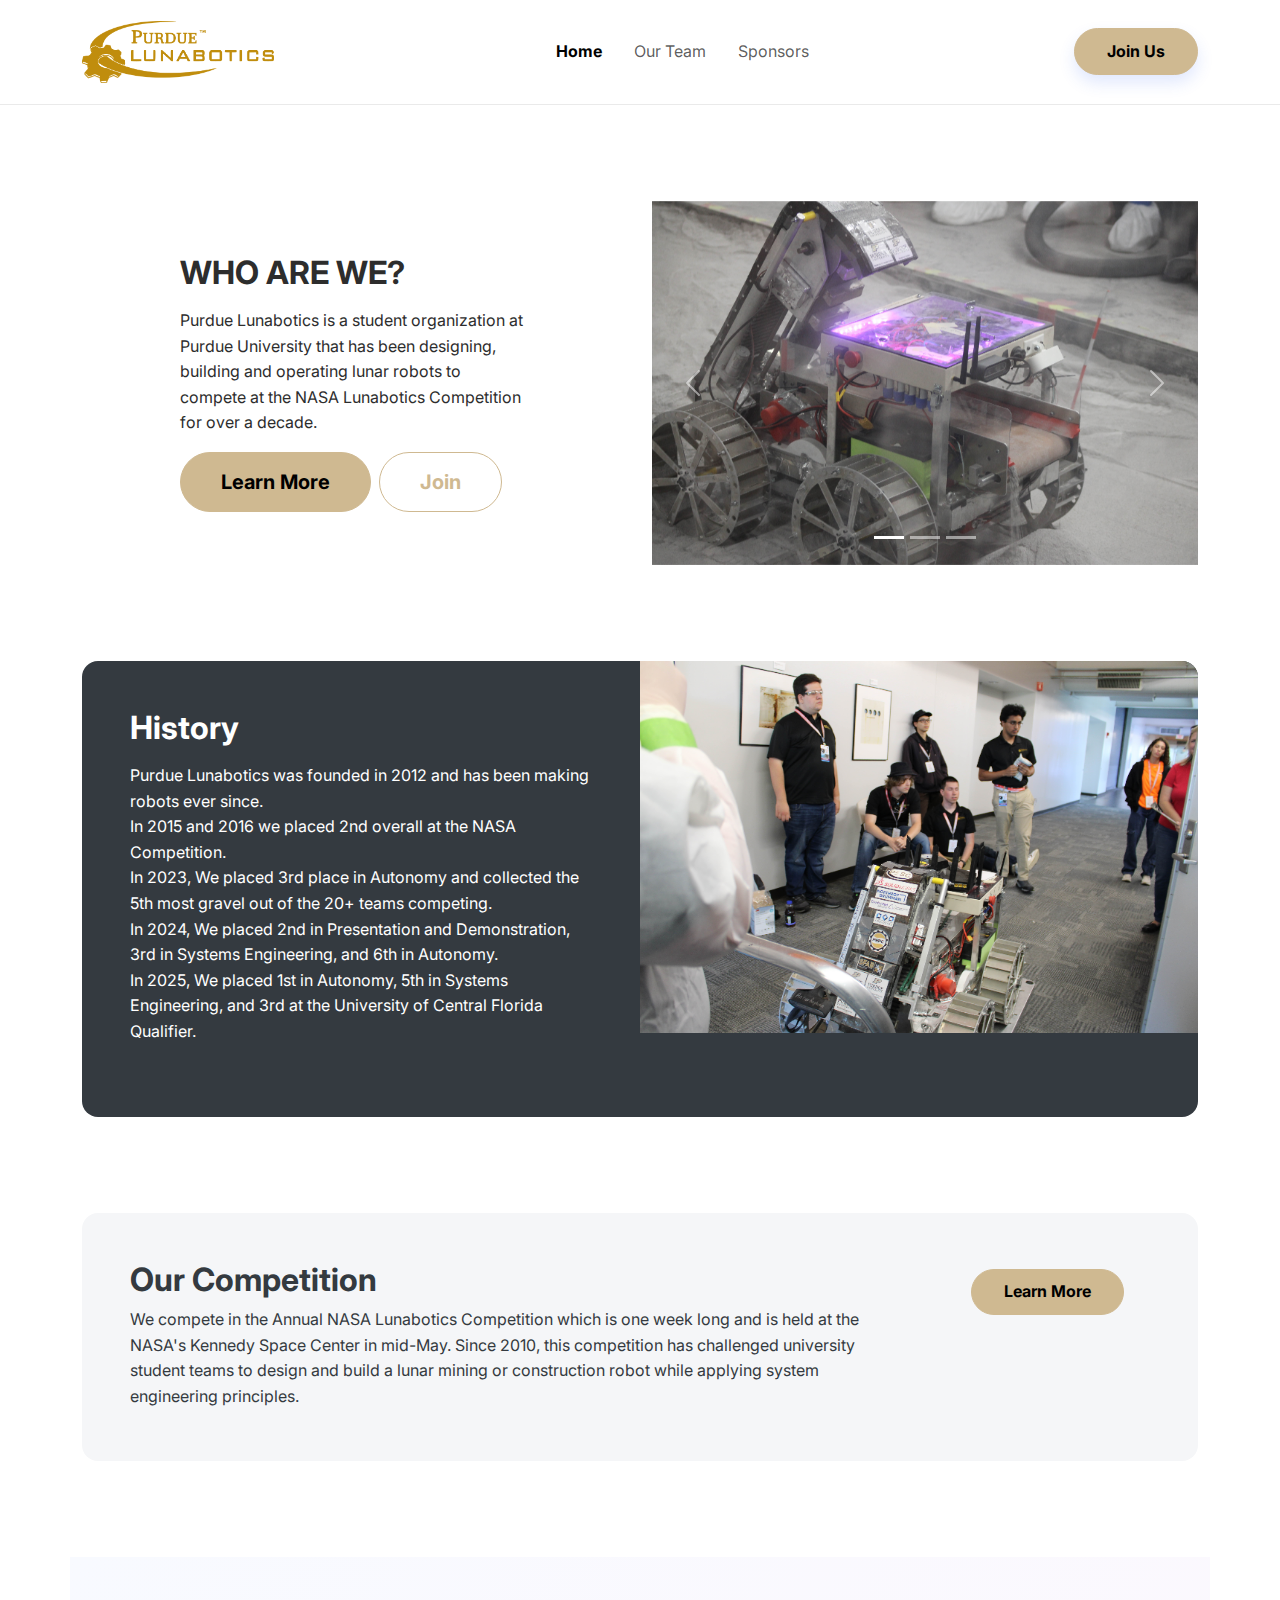
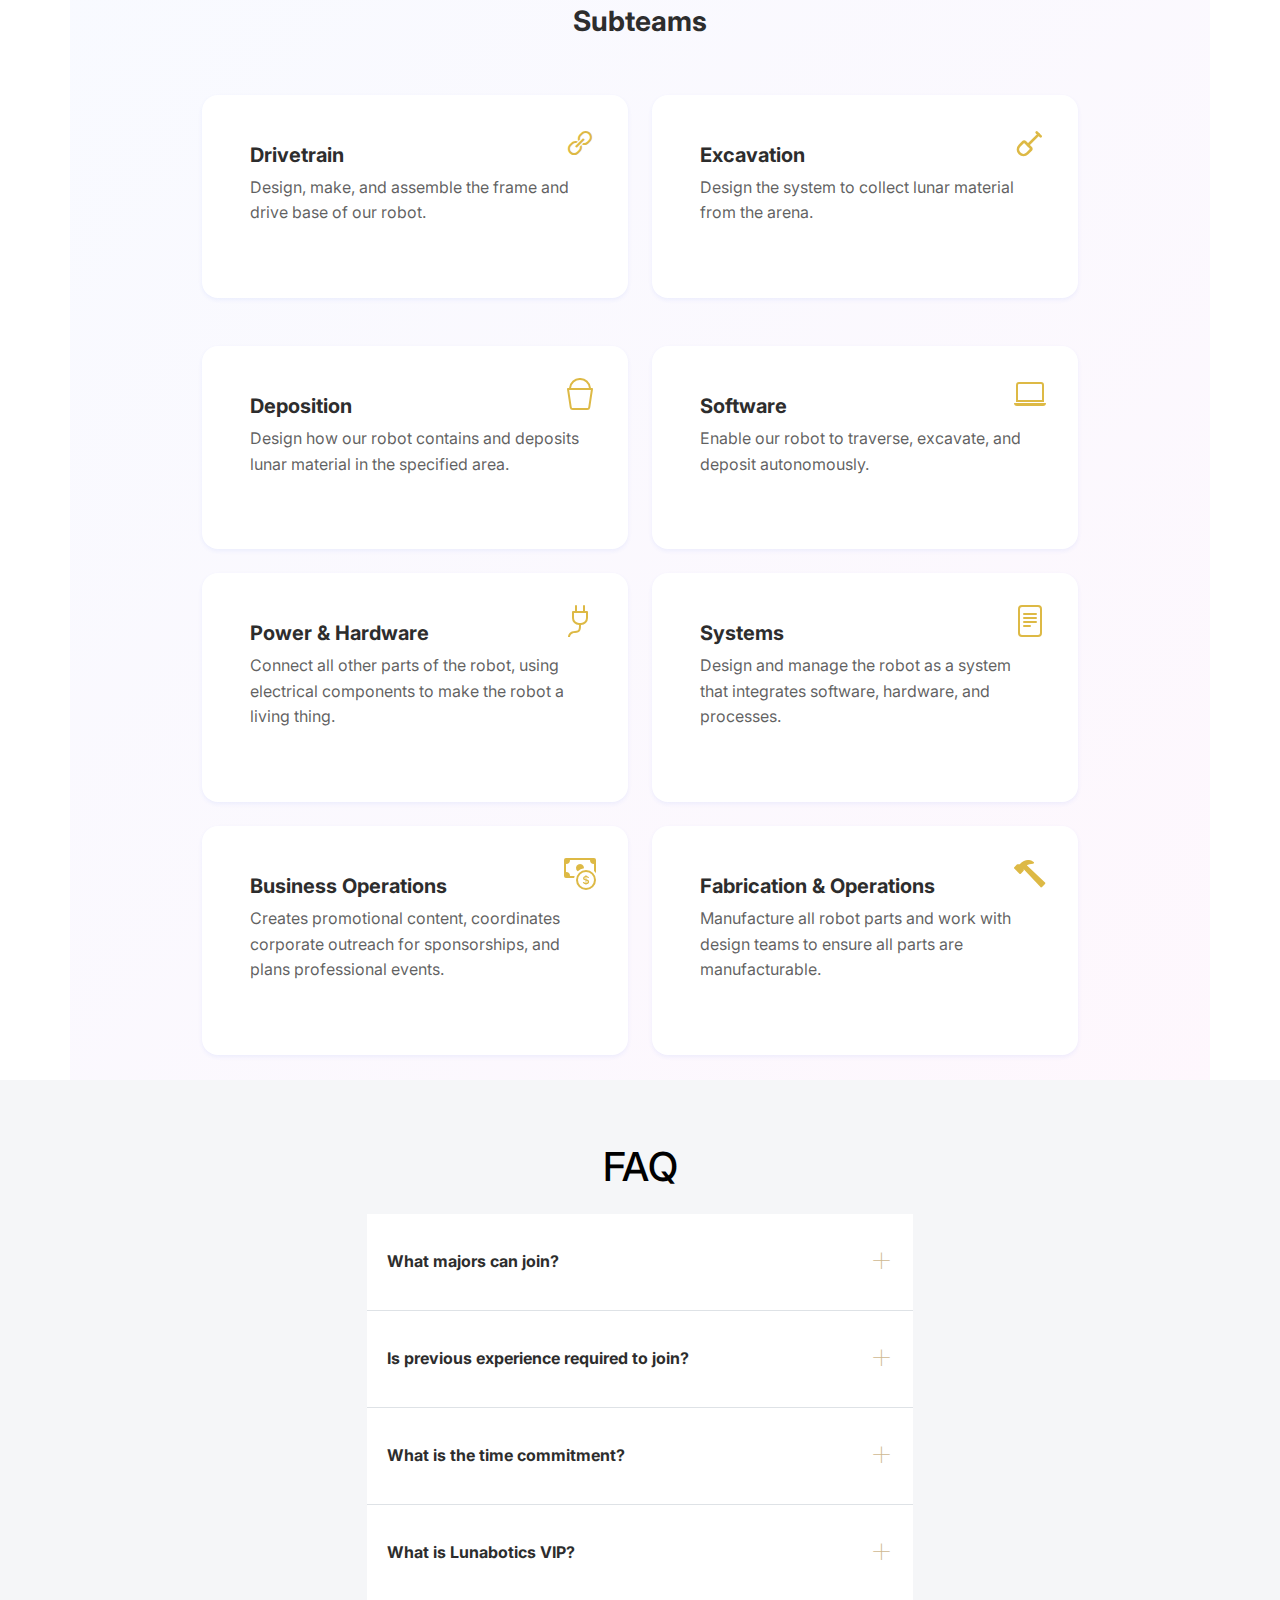
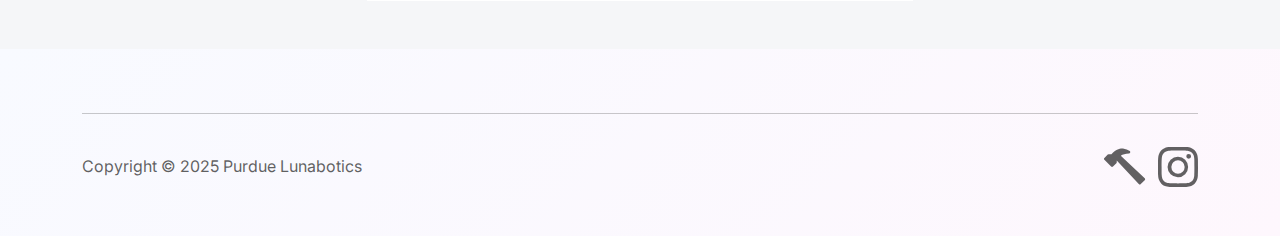
<file: index.html>
<!DOCTYPE html>
<html data-bs-theme="light" lang="en">

<head>
    <meta charset="utf-8">
    <meta name="viewport" content="width=device-width, initial-scale=1.0, shrink-to-fit=no">
    <title>Home - Brand</title>
    <script type="application/ld+json">
        {
            "@context": "http://schema.org",
            "@type": "WebSite",
            "name": "Purdue Lunabotics",
            "url": "https://web.ics.purdue.edu/~lunabot"
        }
    </script>
    <link rel="stylesheet" href="assets/bootstrap/css/bootstrap.min.css">
    <link rel="stylesheet" href="https://fonts.googleapis.com/css?family=Inter:300italic,400italic,600italic,700italic,800italic,400,300,600,700,800&amp;display=swap">
    <link rel="stylesheet" href="assets/fonts/line-awesome.min.css">
    <link rel="stylesheet" href="assets/css/bss-overrides.css">
    <link rel="stylesheet" href="assets/css/accordion-faq-list.css">
    <link rel="stylesheet" href="assets/css/Lightbox-Gallery-baguetteBox.min.css">
</head>

<body>
    <nav class="navbar navbar-expand-md sticky-top py-3 navbar-shrink" id="mainNav">
        <div class="container"><a class="navbar-brand d-flex align-items-center" href="/"><img src="assets/img/LunaLogoTransparentBackground_Best%20Quality%20(1).png" width="192" height="62"></a><button data-bs-toggle="collapse" class="navbar-toggler" data-bs-target="#navcol-1"><span class="visually-hidden">Toggle navigation</span><span class="navbar-toggler-icon"></span></button>
            <div class="collapse navbar-collapse" id="navcol-1">
                <ul class="navbar-nav mx-auto">
                    <li class="nav-item"><a class="nav-link active" href="/index.html">Home</a></li>
                    <li class="nav-item"><a class="nav-link" href="/team.html">Our Team</a></li>
                    <li class="nav-item"></li>
                    <li class="nav-item"><a class="nav-link" href="/sponsors.html">Sponsors</a></li>
                </ul><a class="btn btn-primary shadow" role="button" href="join.html">Join Us</a>
            </div>
        </div>
    </nav>
    <header class="bg-primary-gradient"></header>
    <section class="py-5">
        <div class="container py-4 py-xl-5">
            <div class="row gy-4 gy-md-0">
                <div class="col-md-6 text-center text-md-start d-flex d-sm-flex d-md-flex justify-content-center align-items-center justify-content-md-start align-items-md-center justify-content-xl-center">
                    <div style="max-width: 350px;">
                        <h2 class="text-uppercase fw-bold">Who Are We?</h2>
                        <p class="my-3">Purdue Lunabotics is a student organization at Purdue University that has been designing, building and operating lunar robots to compete at the NASA Lunabotics Competition for over a decade.&nbsp;</p><a class="btn btn-primary btn-lg me-2" role="button" href="#">Learn More</a><a class="btn btn-outline-primary btn-lg" role="button" href="#">Join</a>
                    </div>
                </div>
                <div class="col-md-6">
                    <div class="carousel slide" data-bs-ride="false" id="carousel-1">
                        <div class="carousel-inner">
                            <div class="carousel-item active"><img class="img-fluid w-100 d-block" width="750" height="500" src="assets/img/clipboard-image.png" alt="Slide Image"></div>
                            <div class="carousel-item"><img class="img-fluid w-100 d-block" width="1500" height="1000" src="assets/img/clipboard-image-2.png" alt="Slide Image"></div>
                            <div class="carousel-item"><img class="img-fluid w-100 d-block" width="706" height="719" src="assets/img/clipboard-image-1.png" alt="Slide Image"></div>
                        </div>
                        <div><a class="carousel-control-prev" href="#carousel-1" role="button" data-bs-slide="prev"><span class="carousel-control-prev-icon"></span><span class="visually-hidden">Previous</span></a><a class="carousel-control-next" href="#carousel-1" role="button" data-bs-slide="next"><span class="carousel-control-next-icon"></span><span class="visually-hidden">Next</span></a></div>
                        <div class="carousel-indicators"><button type="button" data-bs-target="#carousel-1" data-bs-slide-to="0" class="active"></button> <button type="button" data-bs-target="#carousel-1" data-bs-slide-to="1"></button> <button type="button" data-bs-target="#carousel-1" data-bs-slide-to="2"></button></div>
                    </div>
                </div>
            </div>
        </div>
        <section class="py-4 py-xl-5">
            <div class="container">
                <div class="bg-dark border rounded border-0 border-dark overflow-hidden">
                    <div class="row g-0 me-0">
                        <div class="col-md-6">
                            <div class="text-white p-4 p-md-5">
                                <h2 class="fw-bold text-white mb-3">History</h2>
                                <p class="mb-4">Purdue Lunabotics was founded in 2012 and has been making robots ever since. <br>In 2015 and 2016 we placed 2nd overall at the NASA Competition.<br>In 2023, We placed 3rd place in Autonomy and collected the 5th most gravel out of the 20+ teams competing.&nbsp;<br>In 2024, We placed 2nd in Presentation and Demonstration, 3rd in Systems Engineering, and 6th in Autonomy.<br>In 2025, We placed 1st in Autonomy, 5th in Systems Engineering, and 3rd at the University of Central Florida Qualifier.</p>
                                <div class="my-3"></div>
                            </div>
                        </div>
                        <div class="col"><img class="img-fluid" width="750" height="500" src="assets/img/clipboard-image-3.png"></div>
                    </div>
                </div>
            </div>
        </section>
        <section class="py-4 py-xl-5">
            <div class="container">
                <div class="text-dark bg-light border rounded border-0 border-light d-flex flex-column justify-content-between flex-lg-row p-4 p-md-5">
                    <div class="pb-2 pb-lg-1">
                        <h2 class="fw-bold mb-2">Our Competition</h2>
                        <p class="pe-6 mb-0">We compete in the Annual NASA Lunabotics Competition which is one week long and is held at the NASA's Kennedy Space Center in mid-May. Since 2010, this competition has challenged university student teams to design and build a lunar mining or construction robot while applying system engineering principles. </p>
                    </div>
                    <div class="w-50 my-2"><a class="btn btn-primary" role="button" href="https://www.nasa.gov/offices/education/centers/kennedy/technology/nasarmc.html">Learn More</a></div>
                </div>
            </div>
        </section>
    </section>
    <section>
        <div class="container py-5 bg-primary-gradient" style="padding-bottom: 140px;margin-bottom: -49px;">
            <div class="row">
                <div class="col-md-8 col-xl-6 text-center mx-auto">
                    <h3 class="fw-bold">Subteams</h3>
                </div>
            </div>
            <div class="p-lg-5 py-5" style="margin-bottom: -46px;">
                <div class="row row-cols-1 row-cols-md-2 mx-auto" style="max-width: 900px;">
                    <div class="col mb-5">
                        <div class="card shadow-sm">
                            <div class="card-body px-4 px-md-5 py-5">
                                <div class="bs-icon-lg d-flex justify-content-center align-items-center mb-3 bs-icon" style="top: 1rem;right: 1rem;position: absolute;"><i class="la la-chain text-success"></i></div>
                                <h5 class="fw-bold card-title">Drivetrain</h5>
                                <p class="text-muted mb-4 card-text">Design, make, and assemble the frame and drive base of our robot.</p>
                            </div>
                        </div>
                    </div>
                    <div class="col mb-5">
                        <div class="card shadow-sm">
                            <div class="card-body px-4 px-md-5 py-5">
                                <div class="bs-icon-lg d-flex justify-content-center align-items-center mb-3 bs-icon" style="top: 1rem;right: 1rem;position: absolute;"><svg xmlns="http://www.w3.org/2000/svg" width="1em" height="1em" viewBox="0 0 24 24" stroke-width="2" stroke="currentColor" fill="none" stroke-linecap="round" stroke-linejoin="round" class="icon icon-tabler icon-tabler-shovel text-success">
                                        <path stroke="none" d="M0 0h24v24H0z" fill="none"></path>
                                        <path d="M17 4l3 3"></path>
                                        <path d="M18.5 5.5l-8 8"></path>
                                        <path d="M8.276 11.284l4.44 4.44a.968 .968 0 0 1 0 1.369l-2.704 2.704a4.108 4.108 0 0 1 -5.809 -5.81l2.704 -2.703a.968 .968 0 0 1 1.37 0z"></path>
                                    </svg></div>
                                <h5 class="fw-bold card-title">Excavation</h5>
                                <p class="text-muted mb-4 card-text">Design the system to collect lunar material from the arena.</p>
                            </div>
                        </div>
                    </div>
                    <div class="col mb-4">
                        <div class="card shadow-sm">
                            <div class="card-body px-4 px-md-5 py-5">
                                <div class="bs-icon-lg d-flex justify-content-center align-items-center mb-3 bs-icon" style="top: 1rem;right: 1rem;position: absolute;"><svg xmlns="http://www.w3.org/2000/svg" width="1em" height="1em" fill="currentColor" viewBox="0 0 16 16" class="bi bi-bucket text-success">
                                        <path d="M2.522 5H2a.5.5 0 0 0-.494.574l1.372 9.149A1.5 1.5 0 0 0 4.36 16h7.278a1.5 1.5 0 0 0 1.483-1.277l1.373-9.149A.5.5 0 0 0 14 5h-.522A5.5 5.5 0 0 0 2.522 5zm1.005 0a4.5 4.5 0 0 1 8.945 0H3.527zm9.892 1-1.286 8.574a.5.5 0 0 1-.494.426H4.36a.5.5 0 0 1-.494-.426L2.58 6h10.838z"></path>
                                    </svg></div>
                                <h5 class="fw-bold card-title">Deposition</h5>
                                <p class="text-muted mb-4 card-text">Design how our robot contains and deposits lunar material in the specified area.</p>
                            </div>
                        </div>
                    </div>
                    <div class="col mb-4">
                        <div class="card shadow-sm">
                            <div class="card-body px-4 px-md-5 py-5">
                                <div class="bs-icon-lg d-flex justify-content-center align-items-center mb-3 bs-icon" style="top: 1rem;right: 1rem;position: absolute;"><svg xmlns="http://www.w3.org/2000/svg" width="1em" height="1em" fill="currentColor" viewBox="0 0 16 16" class="bi bi-laptop text-success">
                                        <path d="M13.5 3a.5.5 0 0 1 .5.5V11H2V3.5a.5.5 0 0 1 .5-.5zm-11-1A1.5 1.5 0 0 0 1 3.5V12h14V3.5A1.5 1.5 0 0 0 13.5 2zM0 12.5h16a1.5 1.5 0 0 1-1.5 1.5h-13A1.5 1.5 0 0 1 0 12.5"></path>
                                    </svg></div>
                                <h5 class="fw-bold card-title">Software</h5>
                                <p class="text-muted mb-4 card-text">Enable our robot to traverse, excavate, and deposit autonomously.</p>
                            </div>
                        </div>
                    </div>
                    <div class="col mb-4">
                        <div class="card shadow-sm">
                            <div class="card-body px-4 px-md-5 py-5">
                                <div class="bs-icon-lg d-flex justify-content-center align-items-center mb-3 bs-icon" style="top: 1rem;right: 1rem;position: absolute;"><svg xmlns="http://www.w3.org/2000/svg" width="1em" height="1em" fill="currentColor" viewBox="0 0 16 16" class="bi bi-plug text-success">
                                        <path d="M6 0a.5.5 0 0 1 .5.5V3h3V.5a.5.5 0 0 1 1 0V3h1a.5.5 0 0 1 .5.5v3A3.5 3.5 0 0 1 8.5 10c-.002.434-.01.845-.04 1.22-.041.514-.126 1.003-.317 1.424a2.083 2.083 0 0 1-.97 1.028C6.725 13.9 6.169 14 5.5 14c-.998 0-1.61.33-1.974.718A1.922 1.922 0 0 0 3 16H2c0-.616.232-1.367.797-1.968C3.374 13.42 4.261 13 5.5 13c.581 0 .962-.088 1.218-.219.241-.123.4-.3.514-.55.121-.266.193-.621.23-1.09.027-.34.035-.718.037-1.141A3.5 3.5 0 0 1 4 6.5v-3a.5.5 0 0 1 .5-.5h1V.5A.5.5 0 0 1 6 0M5 4v2.5A2.5 2.5 0 0 0 7.5 9h1A2.5 2.5 0 0 0 11 6.5V4z"></path>
                                    </svg></div>
                                <h5 class="fw-bold card-title">Power &amp; Hardware</h5>
                                <p class="text-muted mb-4 card-text">Connect all other parts of the robot, using electrical components to make the robot a living thing.</p>
                            </div>
                        </div>
                    </div>
                    <div class="col mb-4">
                        <div class="card shadow-sm">
                            <div class="card-body px-4 px-md-5 py-5">
                                <div class="bs-icon-lg d-flex justify-content-center align-items-center mb-3 bs-icon" style="top: 1rem;right: 1rem;position: absolute;"><svg xmlns="http://www.w3.org/2000/svg" width="1em" height="1em" fill="currentColor" viewBox="0 0 16 16" class="bi bi-file-text text-success">
                                        <path d="M5 4a.5.5 0 0 0 0 1h6a.5.5 0 0 0 0-1zm-.5 2.5A.5.5 0 0 1 5 6h6a.5.5 0 0 1 0 1H5a.5.5 0 0 1-.5-.5M5 8a.5.5 0 0 0 0 1h6a.5.5 0 0 0 0-1zm0 2a.5.5 0 0 0 0 1h3a.5.5 0 0 0 0-1z"></path>
                                        <path d="M2 2a2 2 0 0 1 2-2h8a2 2 0 0 1 2 2v12a2 2 0 0 1-2 2H4a2 2 0 0 1-2-2zm10-1H4a1 1 0 0 0-1 1v12a1 1 0 0 0 1 1h8a1 1 0 0 0 1-1V2a1 1 0 0 0-1-1"></path>
                                    </svg></div>
                                <h5 class="fw-bold card-title">Systems</h5>
                                <p class="text-muted mb-4 card-text">Design and manage the robot as a system that integrates software, hardware, and processes.</p>
                            </div>
                        </div>
                    </div>
                    <div class="col mb-4">
                        <div class="card shadow-sm">
                            <div class="card-body px-4 px-md-5 py-5">
                                <div class="bs-icon-lg d-flex justify-content-center align-items-center mb-3 bs-icon" style="top: 1rem;right: 1rem;position: absolute;"><svg xmlns="http://www.w3.org/2000/svg" width="1em" height="1em" fill="currentColor" viewBox="0 0 16 16" class="bi bi-cash-coin text-success">
                                        <path fill-rule="evenodd" d="M11 15a4 4 0 1 0 0-8 4 4 0 0 0 0 8m5-4a5 5 0 1 1-10 0 5 5 0 0 1 10 0"></path>
                                        <path d="M9.438 11.944c.047.596.518 1.06 1.363 1.116v.44h.375v-.443c.875-.061 1.386-.529 1.386-1.207 0-.618-.39-.936-1.09-1.1l-.296-.07v-1.2c.376.043.614.248.671.532h.658c-.047-.575-.54-1.024-1.329-1.073V8.5h-.375v.45c-.747.073-1.255.522-1.255 1.158 0 .562.378.92 1.007 1.066l.248.061v1.272c-.384-.058-.639-.27-.696-.563h-.668zm1.36-1.354c-.369-.085-.569-.26-.569-.522 0-.294.216-.514.572-.578v1.1h-.003zm.432.746c.449.104.655.272.655.569 0 .339-.257.571-.709.614v-1.195l.054.012z"></path>
                                        <path d="M1 0a1 1 0 0 0-1 1v8a1 1 0 0 0 1 1h4.083c.058-.344.145-.678.258-1H3a2 2 0 0 0-2-2V3a2 2 0 0 0 2-2h10a2 2 0 0 0 2 2v3.528c.38.34.717.728 1 1.154V1a1 1 0 0 0-1-1z"></path>
                                        <path d="M9.998 5.083 10 5a2 2 0 1 0-3.132 1.65 5.982 5.982 0 0 1 3.13-1.567z"></path>
                                    </svg></div>
                                <h5 class="fw-bold card-title">Business Operations</h5>
                                <p class="text-muted mb-4 card-text">Creates promotional content, coordinates corporate outreach for sponsorships, and plans professional events.</p>
                            </div>
                        </div>
                    </div>
                    <div class="col mb-4">
                        <div class="card shadow-sm">
                            <div class="card-body px-4 px-md-5 py-5">
                                <div class="bs-icon-lg d-flex justify-content-center align-items-center mb-3 bs-icon" style="top: 1rem;right: 1rem;position: absolute;"><svg xmlns="http://www.w3.org/2000/svg" width="1em" height="1em" fill="currentColor" viewBox="0 0 16 16" class="bi bi-hammer text-success">
                                        <path d="M9.972 2.508a.5.5 0 0 0-.16-.556l-.178-.129a5.009 5.009 0 0 0-2.076-.783C6.215.862 4.504 1.229 2.84 3.133H1.786a.5.5 0 0 0-.354.147L.146 4.567a.5.5 0 0 0 0 .706l2.571 2.579a.5.5 0 0 0 .708 0l1.286-1.29a.5.5 0 0 0 .146-.353V5.57l8.387 8.873A.5.5 0 0 0 14 14.5l1.5-1.5a.5.5 0 0 0 .017-.689l-9.129-8.63c.747-.456 1.772-.839 3.112-.839a.5.5 0 0 0 .472-.334z"></path>
                                    </svg></div>
                                <h5 class="fw-bold card-title">Fabrication &amp; Operations</h5>
                                <p class="text-muted mb-4 card-text">Manufacture all robot parts and work with design teams to ensure all parts are manufacturable.</p>
                            </div>
                        </div>
                    </div>
                </div>
            </div>
        </div>
    </section>
    <section class="py-5 bg-light">
        <h1 class="text-center text-secondary" style="padding-top: 15px;padding-bottom: 15px;">FAQ</h1>
        <div class="container">
            <div class="row">
                <div class="col-md-6 offset-md-3">
                    <div id="faqlist" class="accordion accordion-flush">
                        <div class="accordion-item">
                            <h2 class="accordion-header"><button class="btn btn-primary accordion-button collapsed" type="button" data-bs-toggle="collapse" data-bs-target="#content-accordion-1">What majors can join?</button></h2>
                            <div id="content-accordion-1" class="accordion-collapse collapse" data-bs-parent="#faqlist">
                                <p class="accordion-body"><span style="color: rgb(0, 0, 0);">Our team is mostly made up of Mechanical, Electrical, Aerospace and Computer Engineering majors as well as Computer Science and Polytech majors. But all majors are welcome to join!!</span></p>
                            </div>
                        </div>
                        <div class="accordion-item">
                            <h2 class="accordion-header"><button class="btn btn-primary accordion-button collapsed" type="button" data-bs-toggle="collapse" data-bs-target="#content-accordion-2">Is previous experience required to join?</button></h2>
                            <div id="content-accordion-2" class="accordion-collapse collapse" data-bs-parent="#faqlist">
                                <p class="accordion-body"><span style="color: rgb(0, 0, 0);">We do not require any previous experience to join. If you have experience, that is great, you will be able to jump right in and start contributing immediately. If not, no worries we have training programs that will teach you everything you need to know!</span></p>
                            </div>
                        </div>
                        <div class="accordion-item">
                            <h2 class="accordion-header"><button class="btn btn-primary accordion-button collapsed" type="button" data-bs-toggle="collapse" data-bs-target="#content-accordion-3">What is the time commitment?</button></h2>
                            <div id="content-accordion-3" class="accordion-collapse collapse" data-bs-parent="#faqlist">
                                <p class="accordion-body"><span style="color: rgb(0, 0, 0);">We have 7 hours of general meetings each week. For new members especially you should be able to do the majority of your work during these meetings. In general the more you put in the more you are able to get out of Lunabotics!&nbsp;</span></p>
                            </div>
                        </div>
                        <div class="accordion-item">
                            <h2 class="accordion-header"><button class="btn btn-primary accordion-button collapsed" type="button" data-bs-toggle="collapse" data-bs-target="#content-accordion-4">What is Lunabotics VIP?</button></h2>
                            <div id="content-accordion-4" class="accordion-collapse collapse" data-bs-parent="#faqlist">
                                <p class="accordion-body"><span style="color: rgb(0, 0, 0);">Lunabotics VIP is a class that is associated with the club and led by our advisor Dr. Curtis Marshall. The class gives you an opportunity to get credit for participation in Purdue Lunabotics. However, it does also come with additional deliverables and class time. Lunabotics VIP is generally made up mostly First Year Engineering students.</span></p>
                            </div>
                        </div>
                    </div>
                </div>
            </div>
        </div>
    </section>
    <footer class="bg-primary-gradient">
        <div class="container py-4 py-lg-5">
            <hr>
            <div class="text-muted d-flex justify-content-between align-items-center pt-3">
                <p class="mb-0">Copyright © 2025 Purdue Lunabotics</p>
                <ul class="list-inline mb-0">
                    <li class="list-inline-item"><a href="https://boilerlink.purdue.edu/organization/lunabotics"><svg xmlns="http://www.w3.org/2000/svg" width="1em" height="1em" fill="currentColor" viewBox="0 0 16 16" class="bi bi-hammer" style="font-size: 42px;">
                                <path d="M9.972 2.508a.5.5 0 0 0-.16-.556l-.178-.129a5.009 5.009 0 0 0-2.076-.783C6.215.862 4.504 1.229 2.84 3.133H1.786a.5.5 0 0 0-.354.147L.146 4.567a.5.5 0 0 0 0 .706l2.571 2.579a.5.5 0 0 0 .708 0l1.286-1.29a.5.5 0 0 0 .146-.353V5.57l8.387 8.873A.5.5 0 0 0 14 14.5l1.5-1.5a.5.5 0 0 0 .017-.689l-9.129-8.63c.747-.456 1.772-.839 3.112-.839a.5.5 0 0 0 .472-.334z"></path>
                            </svg></a></li>
                    <li class="list-inline-item"><a href="https://www.instagram.com/purduelunabotics/"><svg xmlns="http://www.w3.org/2000/svg" width="1em" height="1em" fill="currentColor" viewBox="0 0 16 16" class="bi bi-instagram" style="font-size: 40px;">
                                <path d="M8 0C5.829 0 5.556.01 4.703.048 3.85.088 3.269.222 2.76.42a3.917 3.917 0 0 0-1.417.923A3.927 3.927 0 0 0 .42 2.76C.222 3.268.087 3.85.048 4.7.01 5.555 0 5.827 0 8.001c0 2.172.01 2.444.048 3.297.04.852.174 1.433.372 1.942.205.526.478.972.923 1.417.444.445.89.719 1.416.923.51.198 1.09.333 1.942.372C5.555 15.99 5.827 16 8 16s2.444-.01 3.298-.048c.851-.04 1.434-.174 1.943-.372a3.916 3.916 0 0 0 1.416-.923c.445-.445.718-.891.923-1.417.197-.509.332-1.09.372-1.942C15.99 10.445 16 10.173 16 8s-.01-2.445-.048-3.299c-.04-.851-.175-1.433-.372-1.941a3.926 3.926 0 0 0-.923-1.417A3.911 3.911 0 0 0 13.24.42c-.51-.198-1.092-.333-1.943-.372C10.443.01 10.172 0 7.998 0h.003zm-.717 1.442h.718c2.136 0 2.389.007 3.232.046.78.035 1.204.166 1.486.275.373.145.64.319.92.599.28.28.453.546.598.92.11.281.24.705.275 1.485.039.843.047 1.096.047 3.231s-.008 2.389-.047 3.232c-.035.78-.166 1.203-.275 1.485a2.47 2.47 0 0 1-.599.919c-.28.28-.546.453-.92.598-.28.11-.704.24-1.485.276-.843.038-1.096.047-3.232.047s-2.39-.009-3.233-.047c-.78-.036-1.203-.166-1.485-.276a2.478 2.478 0 0 1-.92-.598 2.48 2.48 0 0 1-.6-.92c-.109-.281-.24-.705-.275-1.485-.038-.843-.046-1.096-.046-3.233 0-2.136.008-2.388.046-3.231.036-.78.166-1.204.276-1.486.145-.373.319-.64.599-.92.28-.28.546-.453.92-.598.282-.11.705-.24 1.485-.276.738-.034 1.024-.044 2.515-.045v.002zm4.988 1.328a.96.96 0 1 0 0 1.92.96.96 0 0 0 0-1.92zm-4.27 1.122a4.109 4.109 0 1 0 0 8.217 4.109 4.109 0 0 0 0-8.217zm0 1.441a2.667 2.667 0 1 1 0 5.334 2.667 2.667 0 0 1 0-5.334"></path>
                            </svg></a></li>
                </ul>
            </div>
        </div>
    </footer>
    <script src="assets/bootstrap/js/bootstrap.min.js"></script>
    <script src="assets/js/bold-and-bright.js"></script>
    <script src="assets/js/Lightbox-Gallery-baguetteBox.min.js"></script>
    <script src="assets/js/Lightbox-Gallery.js"></script>
</body>

</html>
</file>
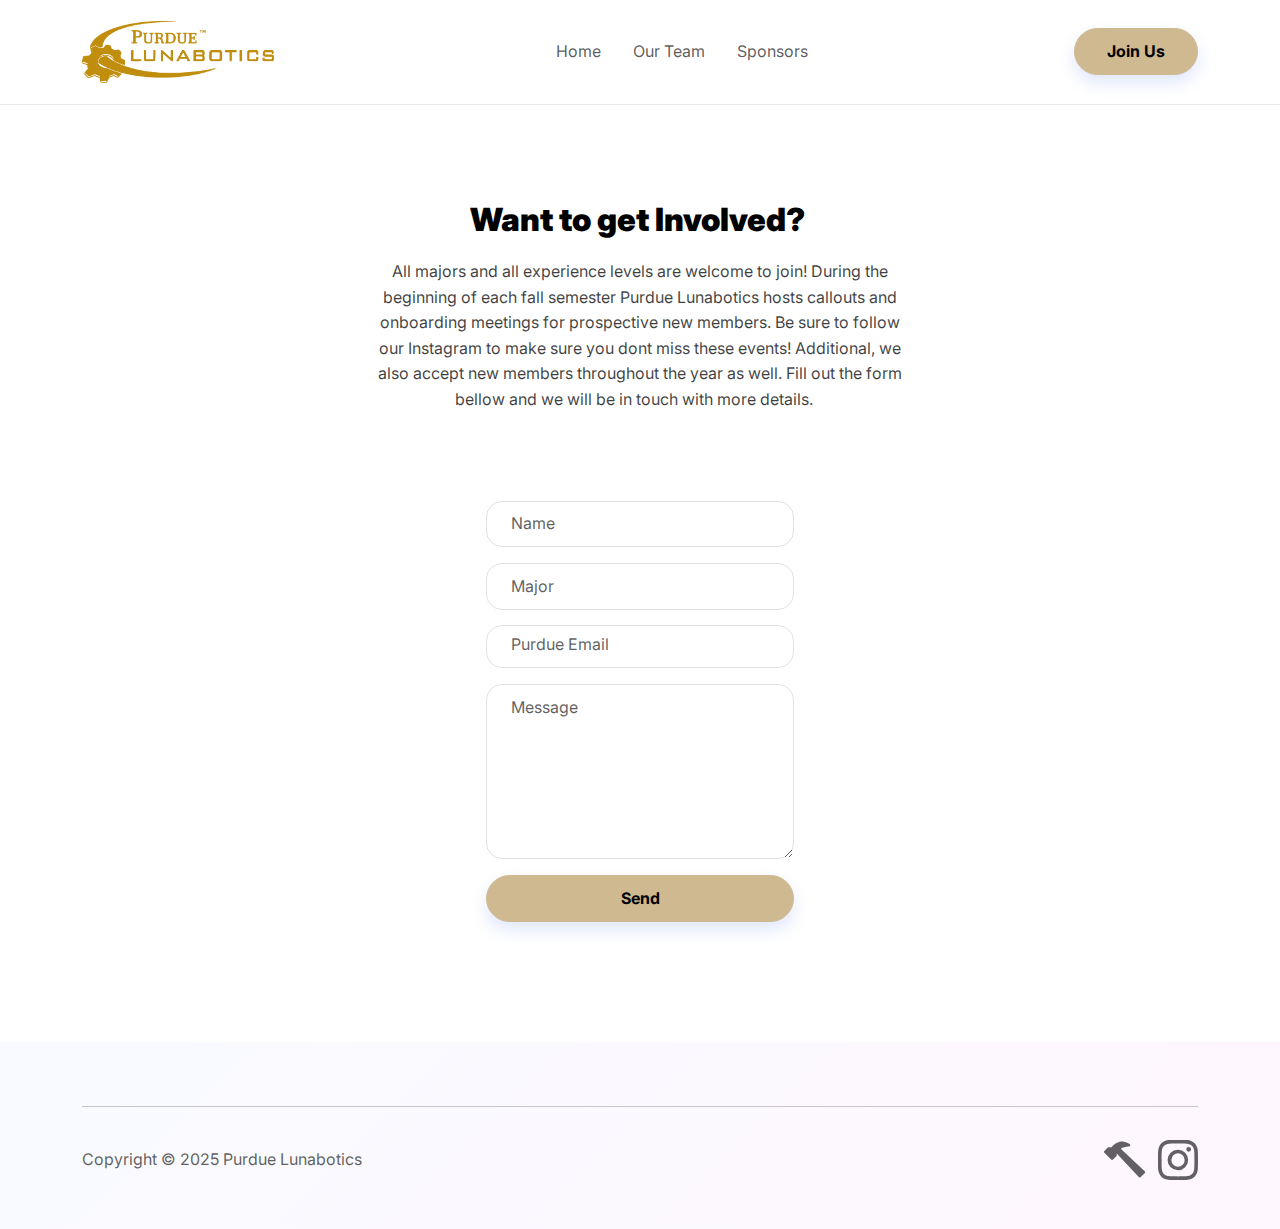
<file: join.html>
<!DOCTYPE html>
<html data-bs-theme="light" lang="en">

<head>
    <meta charset="utf-8">
    <meta name="viewport" content="width=device-width, initial-scale=1.0, shrink-to-fit=no">
    <title>Join - Purdue Lunabotics</title>
    <link rel="canonical" href="https://web.ics.purdue.edu/~lunabot/join.html">
    <meta property="og:url" content="https://web.ics.purdue.edu/~lunabot/join.html">
    <meta name="description" content="We are the Purdue University team competing in the NASA Lunabotics Competition, an annual moon mining rover challenge. ">
    <meta property="og:image" content="https://web.ics.purdue.edu/~lunabot/assets/img/Luna Logo Square (1).png">
    <link rel="icon" type="image/png" sizes="960x960" href="assets/img/Luna%20Logo%20Square%20(1).png">
    <link rel="icon" type="image/png" sizes="960x960" href="assets/img/Luna%20Logo%20Square%20(1).png" media="(prefers-color-scheme: dark)">
    <link rel="icon" type="image/png" sizes="960x960" href="assets/img/Luna%20Logo%20Square%20(1).png">
    <link rel="icon" type="image/png" sizes="960x960" href="assets/img/Luna%20Logo%20Square%20(1).png" media="(prefers-color-scheme: dark)">
    <link rel="icon" type="image/png" sizes="960x960" href="assets/img/Luna%20Logo%20Square%20(1).png">
    <link rel="icon" type="image/png" sizes="960x960" href="assets/img/Luna%20Logo%20Square%20(1).png">
    <link rel="icon" type="image/png" sizes="960x960" href="assets/img/Luna%20Logo%20Square%20(1).png">
    <link rel="stylesheet" href="assets/bootstrap/css/bootstrap.min.css">
    <link rel="stylesheet" href="https://fonts.googleapis.com/css?family=Inter:300italic,400italic,600italic,700italic,800italic,400,300,600,700,800&amp;display=swap">
    <link rel="stylesheet" href="assets/css/bss-overrides.css">
    <link rel="stylesheet" href="assets/css/accordion-faq-list.css">
    <link rel="stylesheet" href="assets/css/Lightbox-Gallery-baguetteBox.min.css">
</head>

<body>
    <nav class="navbar navbar-expand-md sticky-top py-3 navbar-shrink" id="mainNav">
        <div class="container"><a class="navbar-brand d-flex align-items-center" href="/"><img src="assets/img/LunaLogoTransparentBackground_Best%20Quality%20(1).png" width="192" height="62"></a><button data-bs-toggle="collapse" class="navbar-toggler" data-bs-target="#navcol-1"><span class="visually-hidden">Toggle navigation</span><span class="navbar-toggler-icon"></span></button>
            <div class="collapse navbar-collapse" id="navcol-1">
                <ul class="navbar-nav mx-auto">
                    <li class="nav-item"><a class="nav-link" href="/~lunabot/index.html">Home</a></li>
                    <li class="nav-item"><a class="nav-link" href="/~lunabot/team.html">Our Team</a></li>
                    <li class="nav-item"></li>
                    <li class="nav-item"><a class="nav-link" href="/~lunabot/sponsors.html">Sponsors</a></li>
                </ul><a class="btn btn-primary shadow" role="button" href="/~lunabot/join.html">Join Us</a>
            </div>
        </div>
    </nav>
    <section class="py-5">
        <div class="container py-5">
            <div class="row mb-5" style="margin-bottom: 9px;">
                <div class="col-md-8 col-xl-6 text-center mx-auto">
                    <h2 class="fw-bold"><strong><span style="color: rgb(0, 0, 0);">Want to get Involved?&nbsp;</span></strong></h2>
                    <p style="padding-top: 0px;margin-top: 20px;"><span style="color: rgba(0, 0, 0, 0.75);">All majors and all experience levels are welcome to join!&nbsp;During the beginning of each fall semester Purdue Lunabotics hosts callouts and onboarding meetings for prospective new members. Be sure to follow our Instagram to make sure you dont miss these events! Additional, we also accept new members throughout the year as well. Fill out the form bellow and we will be in touch with more details.&nbsp; &nbsp;</span></p>
                </div>
            </div>
            <div class="row d-flex justify-content-center">
                <div class="col-md-6 col-xl-4">
                    <div>
                        <form class="p-3 p-xl-4" data-bs-theme="light" data-bss-recipient="245b4616c8440cc6ed5e41775c208aa4" data-bss-redirect-url="https://boilerlink.purdue.edu/organization/lunabotics" data-bss-success-message="Your message has been sent! Check out our BoilerLink Page for more Info!">
                            <div class="mb-3"><input class="form-control" type="text" id="name-1" name="name" placeholder="Name" required=""></div>
                            <div class="mb-3"><input class="form-control" type="text" id="name-2" name="major" placeholder="Major" required=""><input class="form-control" type="email" id="email-2" name="email" placeholder="Purdue Email" style="margin-top: 15px;padding-top: 6px;" required=""></div>
                            <div class="mb-3"><textarea class="form-control" id="message-1" name="message" rows="6" placeholder="Message"></textarea></div>
                            <div><button class="btn btn-primary shadow w-100 d-block" type="button" data-bs-target="#modal-1" data-bs-toggle="modal">Send</button></div>
                            <div class="modal fade" role="dialog" tabindex="-1" id="modal-1">
                                <div class="modal-dialog" role="document">
                                    <div class="modal-content">
                                        <div class="modal-header">
                                            <h4 class="modal-title">Confirm Send</h4><button class="btn-close" type="button" aria-label="Close" data-bs-dismiss="modal"></button>
                                        </div>
                                        <div class="modal-body">
                                            <p>Are you sure you want to send this?</p>
                                        </div>
                                        <div class="modal-footer"><button class="btn btn-light" type="button" data-bs-dismiss="modal">Cancel</button><button class="btn btn-primary" type="submit">Send</button></div>
                                    </div>
                                </div>
                            </div>
                        </form>
                    </div>
                </div>
            </div>
        </div>
    </section>
    <footer class="bg-primary-gradient">
        <div class="container py-4 py-lg-5">
            <hr>
            <div class="text-muted d-flex justify-content-between align-items-center pt-3">
                <p class="mb-0">Copyright © 2025 Purdue Lunabotics</p>
                <ul class="list-inline mb-0">
                    <li class="list-inline-item"><a href="https://boilerlink.purdue.edu/organization/lunabotics"><svg xmlns="http://www.w3.org/2000/svg" width="1em" height="1em" fill="currentColor" viewBox="0 0 16 16" class="bi bi-hammer" style="font-size: 42px;">
                                <path d="M9.972 2.508a.5.5 0 0 0-.16-.556l-.178-.129a5.009 5.009 0 0 0-2.076-.783C6.215.862 4.504 1.229 2.84 3.133H1.786a.5.5 0 0 0-.354.147L.146 4.567a.5.5 0 0 0 0 .706l2.571 2.579a.5.5 0 0 0 .708 0l1.286-1.29a.5.5 0 0 0 .146-.353V5.57l8.387 8.873A.5.5 0 0 0 14 14.5l1.5-1.5a.5.5 0 0 0 .017-.689l-9.129-8.63c.747-.456 1.772-.839 3.112-.839a.5.5 0 0 0 .472-.334z"></path>
                            </svg></a></li>
                    <li class="list-inline-item"><a href="https://www.instagram.com/purduelunabotics/"><svg xmlns="http://www.w3.org/2000/svg" width="1em" height="1em" fill="currentColor" viewBox="0 0 16 16" class="bi bi-instagram" style="font-size: 40px;">
                                <path d="M8 0C5.829 0 5.556.01 4.703.048 3.85.088 3.269.222 2.76.42a3.917 3.917 0 0 0-1.417.923A3.927 3.927 0 0 0 .42 2.76C.222 3.268.087 3.85.048 4.7.01 5.555 0 5.827 0 8.001c0 2.172.01 2.444.048 3.297.04.852.174 1.433.372 1.942.205.526.478.972.923 1.417.444.445.89.719 1.416.923.51.198 1.09.333 1.942.372C5.555 15.99 5.827 16 8 16s2.444-.01 3.298-.048c.851-.04 1.434-.174 1.943-.372a3.916 3.916 0 0 0 1.416-.923c.445-.445.718-.891.923-1.417.197-.509.332-1.09.372-1.942C15.99 10.445 16 10.173 16 8s-.01-2.445-.048-3.299c-.04-.851-.175-1.433-.372-1.941a3.926 3.926 0 0 0-.923-1.417A3.911 3.911 0 0 0 13.24.42c-.51-.198-1.092-.333-1.943-.372C10.443.01 10.172 0 7.998 0h.003zm-.717 1.442h.718c2.136 0 2.389.007 3.232.046.78.035 1.204.166 1.486.275.373.145.64.319.92.599.28.28.453.546.598.92.11.281.24.705.275 1.485.039.843.047 1.096.047 3.231s-.008 2.389-.047 3.232c-.035.78-.166 1.203-.275 1.485a2.47 2.47 0 0 1-.599.919c-.28.28-.546.453-.92.598-.28.11-.704.24-1.485.276-.843.038-1.096.047-3.232.047s-2.39-.009-3.233-.047c-.78-.036-1.203-.166-1.485-.276a2.478 2.478 0 0 1-.92-.598 2.48 2.48 0 0 1-.6-.92c-.109-.281-.24-.705-.275-1.485-.038-.843-.046-1.096-.046-3.233 0-2.136.008-2.388.046-3.231.036-.78.166-1.204.276-1.486.145-.373.319-.64.599-.92.28-.28.546-.453.92-.598.282-.11.705-.24 1.485-.276.738-.034 1.024-.044 2.515-.045v.002zm4.988 1.328a.96.96 0 1 0 0 1.92.96.96 0 0 0 0-1.92zm-4.27 1.122a4.109 4.109 0 1 0 0 8.217 4.109 4.109 0 0 0 0-8.217zm0 1.441a2.667 2.667 0 1 1 0 5.334 2.667 2.667 0 0 1 0-5.334"></path>
                            </svg></a></li>
                </ul>
            </div>
        </div>
    </footer>
    <script src="assets/bootstrap/js/bootstrap.min.js"></script>
    <script src="assets/js/smart-forms.min.js"></script>
    <script src="assets/js/bold-and-bright.js"></script>
    <script src="assets/js/Lightbox-Gallery-baguetteBox.min.js"></script>
    <script src="assets/js/Lightbox-Gallery.js"></script>
</body>

</html>
</file>
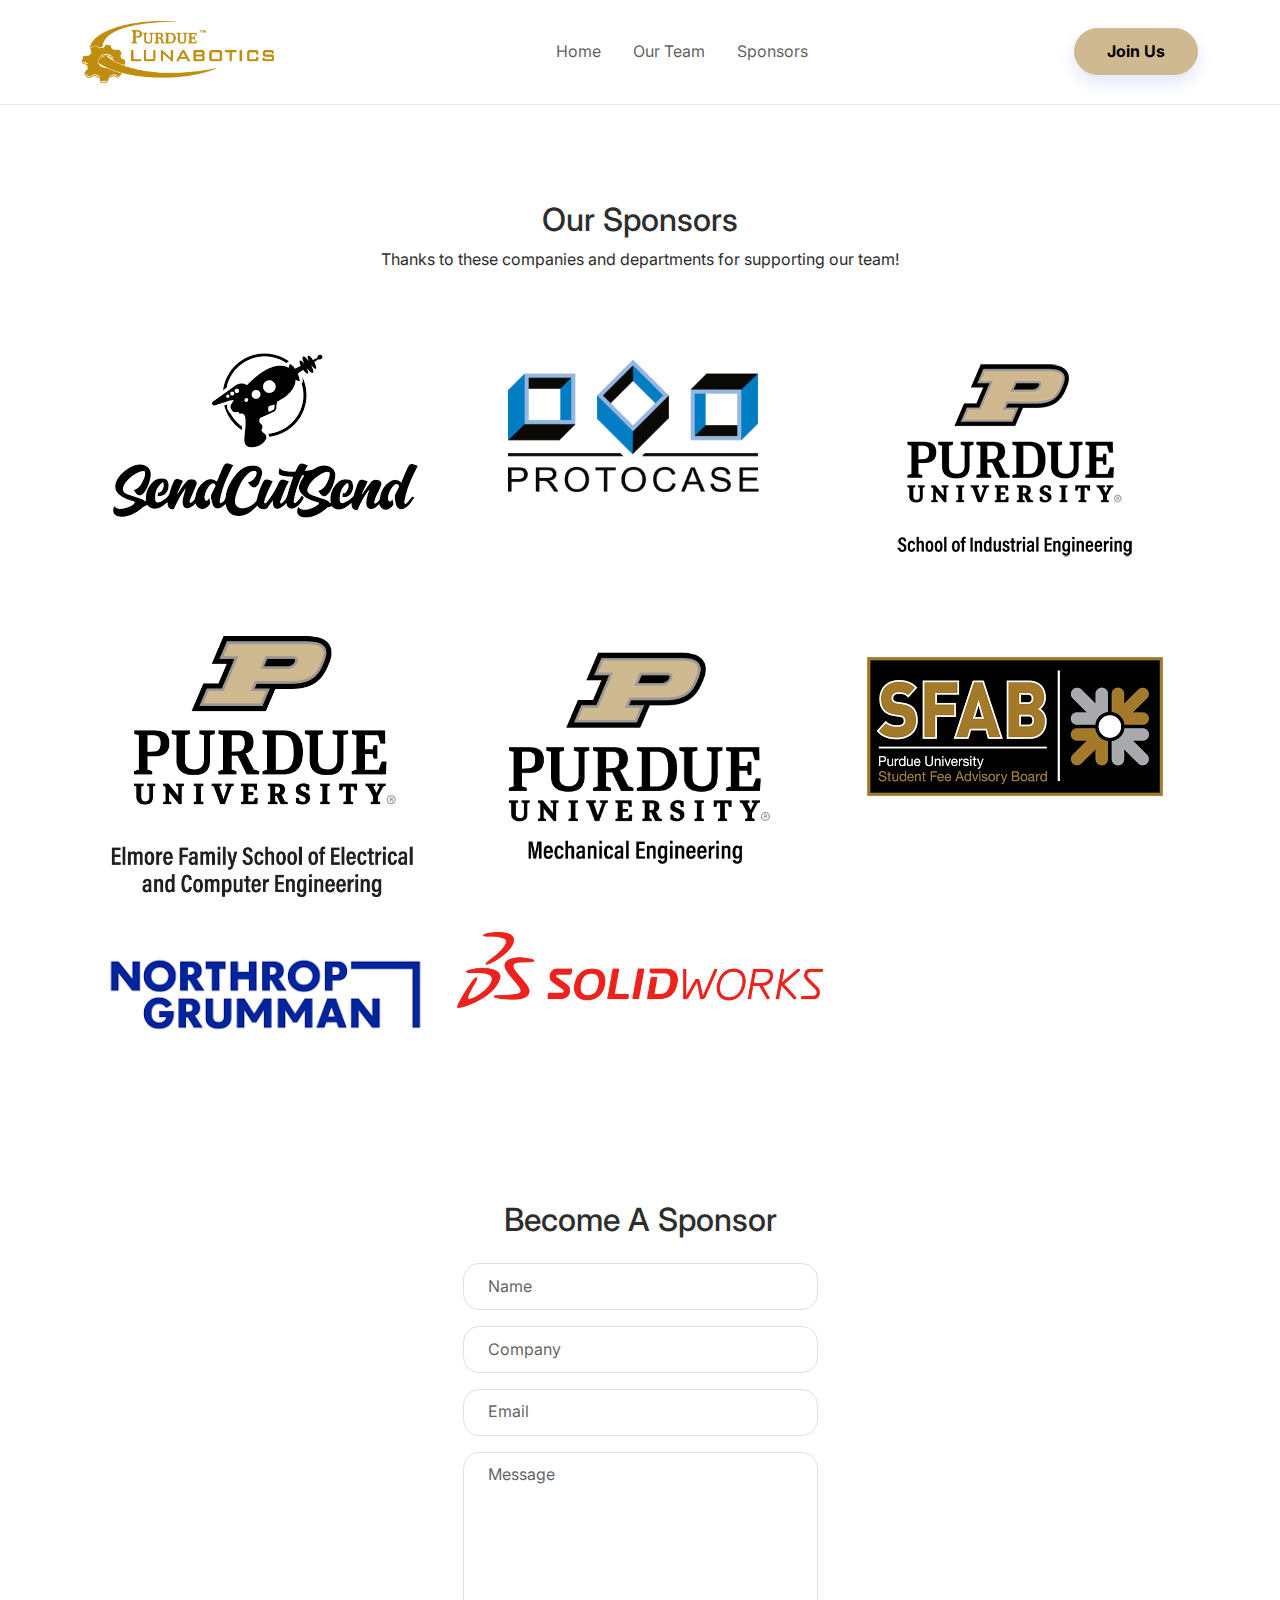
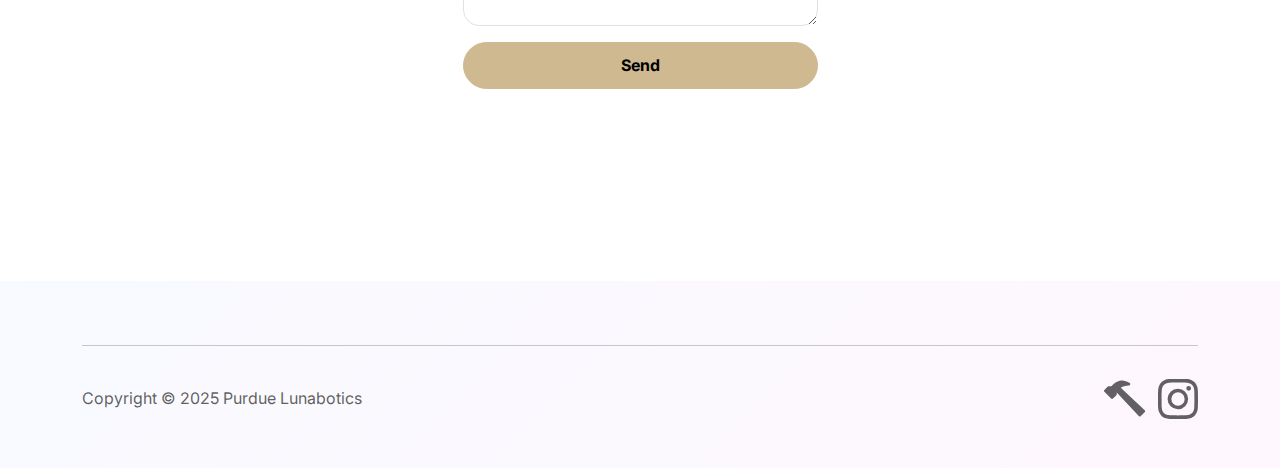
<file: sponsors.html>
<!DOCTYPE html>
<html data-bs-theme="light" lang="en">

<head>
    <meta charset="utf-8">
    <meta name="viewport" content="width=device-width, initial-scale=1.0, shrink-to-fit=no">
    <title>Sponsors - Purdue Lunabotics</title>
    <link rel="canonical" href="https://web.ics.purdue.edu/~lunabot/sponsors.html">
    <meta property="og:url" content="https://web.ics.purdue.edu/~lunabot/sponsors.html">
    <meta name="description" content="We are the Purdue University team competing in the NASA Lunabotics Competition, an annual moon mining rover challenge. ">
    <meta property="og:image" content="https://web.ics.purdue.edu/~lunabot/assets/img/Luna Logo Square (1).png">
    <link rel="icon" type="image/png" sizes="960x960" href="assets/img/Luna%20Logo%20Square%20(1).png">
    <link rel="icon" type="image/png" sizes="960x960" href="assets/img/Luna%20Logo%20Square%20(1).png" media="(prefers-color-scheme: dark)">
    <link rel="icon" type="image/png" sizes="960x960" href="assets/img/Luna%20Logo%20Square%20(1).png">
    <link rel="icon" type="image/png" sizes="960x960" href="assets/img/Luna%20Logo%20Square%20(1).png" media="(prefers-color-scheme: dark)">
    <link rel="icon" type="image/png" sizes="960x960" href="assets/img/Luna%20Logo%20Square%20(1).png">
    <link rel="icon" type="image/png" sizes="960x960" href="assets/img/Luna%20Logo%20Square%20(1).png">
    <link rel="icon" type="image/png" sizes="960x960" href="assets/img/Luna%20Logo%20Square%20(1).png">
    <link rel="stylesheet" href="assets/bootstrap/css/bootstrap.min.css">
    <link rel="stylesheet" href="https://fonts.googleapis.com/css?family=Inter:300italic,400italic,600italic,700italic,800italic,400,300,600,700,800&amp;display=swap">
    <link rel="stylesheet" href="assets/css/bss-overrides.css">
    <link rel="stylesheet" href="assets/css/accordion-faq-list.css">
    <link rel="stylesheet" href="assets/css/Lightbox-Gallery-baguetteBox.min.css">
</head>

<body>
    <nav class="navbar navbar-expand-md sticky-top py-3 navbar-shrink" id="mainNav">
        <div class="container"><a class="navbar-brand d-flex align-items-center" href="/"><img src="assets/img/LunaLogoTransparentBackground_Best%20Quality%20(1).png" width="192" height="62"></a><button data-bs-toggle="collapse" class="navbar-toggler" data-bs-target="#navcol-1"><span class="visually-hidden">Toggle navigation</span><span class="navbar-toggler-icon"></span></button>
            <div class="collapse navbar-collapse" id="navcol-1">
                <ul class="navbar-nav mx-auto">
                    <li class="nav-item"><a class="nav-link" href="/~lunabot/index.html">Home</a></li>
                    <li class="nav-item"><a class="nav-link" href="/~lunabot/team.html">Our Team</a></li>
                    <li class="nav-item"></li>
                    <li class="nav-item"><a class="nav-link" href="/~lunabot/sponsors.html">Sponsors</a></li>
                </ul><a class="btn btn-primary shadow" role="button" href="/~lunabot/join.html">Join Us</a>
            </div>
        </div>
    </nav>
    <section class="py-5">
        <section class="py-4 py-xl-5">
            <div class="container">
                <div class="row mb-5">
                    <div class="col-md-8 col-xl-6 text-center mx-auto">
                        <h2>Our Sponsors</h2>
                        <p>Thanks to these companies and departments for supporting our team!</p>
                    </div>
                </div>
                <div class="row gx-2 gy-2 row-cols-1 row-cols-md-2 row-cols-xl-3" data-bss-baguettebox="">
                    <div class="col"><a href="https://sendcutsend.com/" target="_blank"><img class="img-fluid object-fit-scale w-100" src="assets/img/clipboard-image-6.png" width="376" height="220"></a></div>
                    <div class="col"><a href="https://protocase.com" target="_blank"><img class="img-fluid object-fit-scale w-100" src="assets/img/clipboard-image-7.png"></a></div>
                    <div class="col"><a href="https://engineering.purdue.edu/IE" target="_blank"><img class="img-fluid object-fit-scale w-100" src="assets/img/School-of-Industrial-Engineering_V-Full-RGB-2.png"></a></div>
                    <div class="col"><a href="https://engineering.purdue.edu/ECE" target="_blank"><img class="img-fluid object-fit-scale w-100" src="assets/img/PurdueECE.jpg"></a></div>
                    <div class="col"><a href="https://engineering.purdue.edu/ME" target="_blank"><img class="img-fluid object-fit-scale w-100" src="assets/img/ME.png"></a></div>
                    <div class="col"><a href="https://www.purdue.edu/sao/" target="_blank"><img class="img-fluid object-fit-scale w-100" src="assets/img/SFAB.png" width="428" height="217"></a></div>
                    <div class="col"><a href="https://www.northropgrumman.com/" target="_blank"><img class="img-fluid object-fit-scale w-100" src="assets/img/northrup.png" width="422" height="142"></a></div>
                    <div class="col"><a href="https://www.solidworks.com/" target="_blank"><img class="img-fluid object-fit-scale w-100" src="assets/img/SolidWorks_Logo.svg.png" width="425" height="111"></a></div>
                </div>
            </div>
        </section>
        <section class="position-relative py-4 py-xl-5">
            <div class="container position-relative">
                <div class="row d-flex justify-content-center">
                    <div class="col-md-8 col-lg-6 col-xl-5 col-xxl-4">
                        <div class="card mb-5">
                            <div class="card-body p-sm-5">
                                <h2 class="text-center mb-4">Become A Sponsor</h2>
                                <form data-bss-recipient="245b4616c8440cc6ed5e41775c208aa4">
                                    <div class="mb-3"><input class="form-control" type="text" id="name-2" name="name" placeholder="Name"></div>
                                    <div class="mb-3"><input class="form-control" type="text" id="name-1" name="company" placeholder="Company"></div>
                                    <div class="mb-3"><input class="form-control" type="email" id="email-2" name="email" placeholder="Email"></div>
                                    <div class="mb-3"><textarea class="form-control" id="message-2" name="message" rows="6" placeholder="Message"></textarea></div>
                                    <div><button class="btn btn-primary w-100 d-block" type="submit">Send </button></div>
                                </form>
                            </div>
                        </div>
                    </div>
                </div>
            </div>
        </section>
    </section>
    <footer class="bg-primary-gradient">
        <div class="container py-4 py-lg-5">
            <hr>
            <div class="text-muted d-flex justify-content-between align-items-center pt-3">
                <p class="mb-0">Copyright © 2025 Purdue Lunabotics</p>
                <ul class="list-inline mb-0">
                    <li class="list-inline-item"><a href="https://boilerlink.purdue.edu/organization/lunabotics"><svg xmlns="http://www.w3.org/2000/svg" width="1em" height="1em" fill="currentColor" viewBox="0 0 16 16" class="bi bi-hammer" style="font-size: 42px;">
                                <path d="M9.972 2.508a.5.5 0 0 0-.16-.556l-.178-.129a5.009 5.009 0 0 0-2.076-.783C6.215.862 4.504 1.229 2.84 3.133H1.786a.5.5 0 0 0-.354.147L.146 4.567a.5.5 0 0 0 0 .706l2.571 2.579a.5.5 0 0 0 .708 0l1.286-1.29a.5.5 0 0 0 .146-.353V5.57l8.387 8.873A.5.5 0 0 0 14 14.5l1.5-1.5a.5.5 0 0 0 .017-.689l-9.129-8.63c.747-.456 1.772-.839 3.112-.839a.5.5 0 0 0 .472-.334z"></path>
                            </svg></a></li>
                    <li class="list-inline-item"><a href="https://www.instagram.com/purduelunabotics/"><svg xmlns="http://www.w3.org/2000/svg" width="1em" height="1em" fill="currentColor" viewBox="0 0 16 16" class="bi bi-instagram" style="font-size: 40px;">
                                <path d="M8 0C5.829 0 5.556.01 4.703.048 3.85.088 3.269.222 2.76.42a3.917 3.917 0 0 0-1.417.923A3.927 3.927 0 0 0 .42 2.76C.222 3.268.087 3.85.048 4.7.01 5.555 0 5.827 0 8.001c0 2.172.01 2.444.048 3.297.04.852.174 1.433.372 1.942.205.526.478.972.923 1.417.444.445.89.719 1.416.923.51.198 1.09.333 1.942.372C5.555 15.99 5.827 16 8 16s2.444-.01 3.298-.048c.851-.04 1.434-.174 1.943-.372a3.916 3.916 0 0 0 1.416-.923c.445-.445.718-.891.923-1.417.197-.509.332-1.09.372-1.942C15.99 10.445 16 10.173 16 8s-.01-2.445-.048-3.299c-.04-.851-.175-1.433-.372-1.941a3.926 3.926 0 0 0-.923-1.417A3.911 3.911 0 0 0 13.24.42c-.51-.198-1.092-.333-1.943-.372C10.443.01 10.172 0 7.998 0h.003zm-.717 1.442h.718c2.136 0 2.389.007 3.232.046.78.035 1.204.166 1.486.275.373.145.64.319.92.599.28.28.453.546.598.92.11.281.24.705.275 1.485.039.843.047 1.096.047 3.231s-.008 2.389-.047 3.232c-.035.78-.166 1.203-.275 1.485a2.47 2.47 0 0 1-.599.919c-.28.28-.546.453-.92.598-.28.11-.704.24-1.485.276-.843.038-1.096.047-3.232.047s-2.39-.009-3.233-.047c-.78-.036-1.203-.166-1.485-.276a2.478 2.478 0 0 1-.92-.598 2.48 2.48 0 0 1-.6-.92c-.109-.281-.24-.705-.275-1.485-.038-.843-.046-1.096-.046-3.233 0-2.136.008-2.388.046-3.231.036-.78.166-1.204.276-1.486.145-.373.319-.64.599-.92.28-.28.546-.453.92-.598.282-.11.705-.24 1.485-.276.738-.034 1.024-.044 2.515-.045v.002zm4.988 1.328a.96.96 0 1 0 0 1.92.96.96 0 0 0 0-1.92zm-4.27 1.122a4.109 4.109 0 1 0 0 8.217 4.109 4.109 0 0 0 0-8.217zm0 1.441a2.667 2.667 0 1 1 0 5.334 2.667 2.667 0 0 1 0-5.334"></path>
                            </svg></a></li>
                </ul>
            </div>
        </div>
    </footer>
    <script src="assets/bootstrap/js/bootstrap.min.js"></script>
    <script src="assets/js/smart-forms.min.js"></script>
    <script src="assets/js/bold-and-bright.js"></script>
    <script src="assets/js/Lightbox-Gallery-baguetteBox.min.js"></script>
    <script src="assets/js/Lightbox-Gallery.js"></script>
</body>

</html>
</file>
<file: assets/css/bss-overrides.css>
:root, [data-bs-theme=light] {
  --bs-primary: #cfb991;
  --bs-primary-rgb: 207,185,145;
  --bs-primary-text-emphasis: #534A3A;
  --bs-primary-bg-subtle: #F5F1E9;
  --bs-primary-border-subtle: #ECE3D3;
  --bs-secondary: #000000;
  --bs-secondary-rgb: 0,0,0;
  --bs-secondary-text-emphasis: #000000;
  --bs-secondary-bg-subtle: #CCCCCC;
  --bs-secondary-border-subtle: #999999;
  --bs-success: #ddb945;
  --bs-success-rgb: 221,185,69;
  --bs-success-text-emphasis: #584A1C;
  --bs-success-bg-subtle: #F8F1DA;
  --bs-success-border-subtle: #F1E3B5;
  --bs-info: #c4bfc0;
  --bs-info-rgb: 196,191,192;
  --bs-info-text-emphasis: #4E4C4D;
  --bs-info-bg-subtle: #F3F2F2;
  --bs-info-border-subtle: #E7E5E6;
  --bs-warning: #6f727b;
  --bs-warning-rgb: 111,114,123;
  --bs-warning-text-emphasis: #2C2E31;
  --bs-warning-bg-subtle: #E2E3E5;
  --bs-warning-border-subtle: #C5C7CA;
  --bs-link-color: #8e6f3e;
  --bs-link-color-rgb: 142,111,62;
  --bs-link-hover-color: #cfb991;
  --bs-link-hover-color-rgb: 207,185,145;
}

.btn-primary {
  --bs-btn-color: #000000;
  --bs-btn-bg: #cfb991;
  --bs-btn-border-color: #cfb991;
  --bs-btn-hover-color: #000000;
  --bs-btn-hover-bg: #D6C4A2;
  --bs-btn-hover-border-color: #D4C09C;
  --bs-btn-focus-shadow-rgb: 31,28,22;
  --bs-btn-active-color: #000000;
  --bs-btn-active-bg: #D9C7A7;
  --bs-btn-active-border-color: #D4C09C;
  --bs-btn-disabled-color: #000000;
  --bs-btn-disabled-bg: #cfb991;
  --bs-btn-disabled-border-color: #cfb991;
}

.btn-outline-primary {
  --bs-btn-color: #cfb991;
  --bs-btn-border-color: #cfb991;
  --bs-btn-focus-shadow-rgb: 207,185,145;
  --bs-btn-hover-color: #000000;
  --bs-btn-hover-bg: #cfb991;
  --bs-btn-hover-border-color: #cfb991;
  --bs-btn-active-color: #000000;
  --bs-btn-active-bg: #cfb991;
  --bs-btn-active-border-color: #cfb991;
  --bs-btn-disabled-color: #cfb991;
  --bs-btn-disabled-bg: transparent;
  --bs-btn-disabled-border-color: #cfb991;
}

.btn-secondary {
  --bs-btn-color: #fff;
  --bs-btn-bg: #000000;
  --bs-btn-border-color: #000000;
  --bs-btn-hover-color: #fff;
  --bs-btn-hover-bg: #000000;
  --bs-btn-hover-border-color: #000000;
  --bs-btn-focus-shadow-rgb: 217,217,217;
  --bs-btn-active-color: #fff;
  --bs-btn-active-bg: #000000;
  --bs-btn-active-border-color: #000000;
  --bs-btn-disabled-color: #fff;
  --bs-btn-disabled-bg: #000000;
  --bs-btn-disabled-border-color: #000000;
}

.btn-outline-secondary {
  --bs-btn-color: #000000;
  --bs-btn-border-color: #000000;
  --bs-btn-focus-shadow-rgb: 0,0,0;
  --bs-btn-hover-color: #fff;
  --bs-btn-hover-bg: #000000;
  --bs-btn-hover-border-color: #000000;
  --bs-btn-active-color: #fff;
  --bs-btn-active-bg: #000000;
  --bs-btn-active-border-color: #000000;
  --bs-btn-disabled-color: #000000;
  --bs-btn-disabled-bg: transparent;
  --bs-btn-disabled-border-color: #000000;
}

.btn-success {
  --bs-btn-color: #000000;
  --bs-btn-bg: #ddb945;
  --bs-btn-border-color: #ddb945;
  --bs-btn-hover-color: #000000;
  --bs-btn-hover-bg: #E2C461;
  --bs-btn-hover-border-color: #E0C058;
  --bs-btn-focus-shadow-rgb: 33,28,10;
  --bs-btn-active-color: #000000;
  --bs-btn-active-bg: #E4C76A;
  --bs-btn-active-border-color: #E0C058;
  --bs-btn-disabled-color: #000000;
  --bs-btn-disabled-bg: #ddb945;
  --bs-btn-disabled-border-color: #ddb945;
}

.btn-outline-success {
  --bs-btn-color: #ddb945;
  --bs-btn-border-color: #ddb945;
  --bs-btn-focus-shadow-rgb: 221,185,69;
  --bs-btn-hover-color: #000000;
  --bs-btn-hover-bg: #ddb945;
  --bs-btn-hover-border-color: #ddb945;
  --bs-btn-active-color: #000000;
  --bs-btn-active-bg: #ddb945;
  --bs-btn-active-border-color: #ddb945;
  --bs-btn-disabled-color: #ddb945;
  --bs-btn-disabled-bg: transparent;
  --bs-btn-disabled-border-color: #ddb945;
}

.btn-info {
  --bs-btn-color: #000000;
  --bs-btn-bg: #c4bfc0;
  --bs-btn-border-color: #c4bfc0;
  --bs-btn-hover-color: #000000;
  --bs-btn-hover-bg: #CDC9C9;
  --bs-btn-hover-border-color: #CAC5C6;
  --bs-btn-focus-shadow-rgb: 29,29,29;
  --bs-btn-active-color: #000000;
  --bs-btn-active-bg: #D0CCCD;
  --bs-btn-active-border-color: #CAC5C6;
  --bs-btn-disabled-color: #000000;
  --bs-btn-disabled-bg: #c4bfc0;
  --bs-btn-disabled-border-color: #c4bfc0;
}

.btn-outline-info {
  --bs-btn-color: #c4bfc0;
  --bs-btn-border-color: #c4bfc0;
  --bs-btn-focus-shadow-rgb: 196,191,192;
  --bs-btn-hover-color: #000000;
  --bs-btn-hover-bg: #c4bfc0;
  --bs-btn-hover-border-color: #c4bfc0;
  --bs-btn-active-color: #000000;
  --bs-btn-active-bg: #c4bfc0;
  --bs-btn-active-border-color: #c4bfc0;
  --bs-btn-disabled-color: #c4bfc0;
  --bs-btn-disabled-bg: transparent;
  --bs-btn-disabled-border-color: #c4bfc0;
}

.btn-warning {
  --bs-btn-color: #fff;
  --bs-btn-bg: #6f727b;
  --bs-btn-border-color: #6f727b;
  --bs-btn-hover-color: #fff;
  --bs-btn-hover-bg: #5E6169;
  --bs-btn-hover-border-color: #595B62;
  --bs-btn-focus-shadow-rgb: 233,234,235;
  --bs-btn-active-color: #fff;
  --bs-btn-active-bg: #595B62;
  --bs-btn-active-border-color: #53565C;
  --bs-btn-disabled-color: #fff;
  --bs-btn-disabled-bg: #6f727b;
  --bs-btn-disabled-border-color: #6f727b;
}

.btn-outline-warning {
  --bs-btn-color: #6f727b;
  --bs-btn-border-color: #6f727b;
  --bs-btn-focus-shadow-rgb: 111,114,123;
  --bs-btn-hover-color: #fff;
  --bs-btn-hover-bg: #6f727b;
  --bs-btn-hover-border-color: #6f727b;
  --bs-btn-active-color: #fff;
  --bs-btn-active-bg: #6f727b;
  --bs-btn-active-border-color: #6f727b;
  --bs-btn-disabled-color: #6f727b;
  --bs-btn-disabled-bg: transparent;
  --bs-btn-disabled-border-color: #6f727b;
}

.p-3 {
  padding: 1rem !important;
}

.p-4 {
  padding: 1.5rem !important;
}

.px-4 {
  padding-right: 1.5rem !important;
  padding-left: 1.5rem !important;
}

.py-3 {
  padding-top: 1rem !important;
  padding-bottom: 1rem !important;
}

.py-4 {
  padding-top: 1.5rem !important;
  padding-bottom: 1.5rem !important;
}

.py-5 {
  padding-top: 3rem !important;
  padding-bottom: 3rem !important;
}

.pt-3 {
  padding-top: 1rem !important;
}

.pe-6 {
  padding-right: 4.5rem !important;
}

.pb-2 {
  padding-bottom: .5rem !important;
}

@media (min-width: 576px) {
  .p-sm-5 {
    padding: 3rem !important;
  }
}

@media (min-width: 768px) {
  .p-md-5 {
    padding: 3rem !important;
  }
}

@media (min-width: 768px) {
  .px-md-5 {
    padding-left: 3rem !important;
    padding-right: 3rem !important;
  }
}

@media (min-width: 992px) {
  .p-lg-5 {
    padding: 3rem !important;
  }
}

@media (min-width: 992px) {
  .py-lg-5 {
    padding-top: 3rem !important;
    padding-bottom: 3rem !important;
  }
}

@media (min-width: 992px) {
  .pb-lg-1 {
    padding-bottom: 0.25rem !important;
  }
}

@media (min-width: 1200px) {
  .p-xl-4 {
    padding: 1.5rem !important;
  }
}

@media (min-width: 1200px) {
  .py-xl-5 {
    padding-top: 3rem !important;
    padding-bottom: 3rem !important;
  }
}
</file>
<file: assets/css/accordion-faq-list.css>
.accordion collapse {
  border: 0;
}

.accordion-button:focus {
  box-shadow: none;
  border: none;
}

.accordion-button:not(.collapsed) {
  background: none;
  color: var(--bs-secondary);
  box-shadow: none;
  border-bottom: none;
}

.accordion-button::after {
  width: auto;
  height: auto;
  content: "+";
  font-size: 40px;
  background-image: none;
  font-weight: 100;
  color: var(--bs-primary);
  transform: translateY(-4px);
}

.accordion-button:not(.collapsed)::after {
  width: auto;
  height: auto;
  background-image: none;
  content: "-";
  font-size: 48px;
  transform: translate(-5px, -4px);
  transform: rotate(0deg);
}
</file>
<file: assets/fonts/line-awesome.min.css>
/*!
 *  Line Awesome 1.1.0 by @icons_8 - https://icons8.com/line-awesome
 *  License - https://icons8.com/good-boy-license/ (Font: SIL OFL 1.1, CSS: MIT License)
 *
 * Made with love by Icons8 [ https://icons8.com/ ] using FontCustom [ https://github.com/FontCustom/fontcustom ]
 *
 * Contacts:
 *    [ https://icons8.com/contact ]
 *
 * Follow Icon8 on
 *    Twitter [ https://twitter.com/icons_8 ]
 *    Facebook [ https://www.facebook.com/Icons8 ]
 *    Google+ [ https://plus.google.com/+Icons8 ]
 *    GitHub [ https://github.com/icons8 ]
 */.la,.la-stack{display:inline-block}.la-fw,.la-li{text-align:center}@font-face{font-family:LineAwesome;src:url(../fonts/line-awesome.eot?v=1.1.);src:url(../fonts/line-awesome.eot??v=1.1.#iefix) format("embedded-opentype"),url(../fonts/line-awesome.woff2?v=1.1.) format("woff2"),url(../fonts/line-awesome.woff?v=1.1.) format("woff"),url(../fonts/line-awesome.ttf?v=1.1.) format("truetype"),url(../fonts/line-awesome.svg?v=1.1.#fa) format("svg");font-weight:400;font-style:normal}@media screen and (-webkit-min-device-pixel-ratio:0){@font-face{font-family:LineAwesome;src:url(../fonts/line-awesome.svg?v=1.1.#fa) format("svg")}}.la{font:normal normal normal 16px/1 LineAwesome;font-size:inherit;text-decoration:inherit;text-rendering:optimizeLegibility;text-transform:none;-moz-osx-font-smoothing:grayscale;-webkit-font-smoothing:antialiased;font-smoothing:antialiased}.la-lg{font-size:1.33333333em;line-height:.75em;vertical-align:-15%}.la-2x{font-size:2em}.la-3x{font-size:3em}.la-4x{font-size:4em}.la-5x{font-size:5em}.la-fw{width:1.28571429em}.la-ul{padding-left:0;margin-left:2.14285714em;list-style-type:none}.la-ul>li{position:relative}.la-li{position:absolute;left:-2.14285714em;width:2.14285714em;top:.14285714em}.la-li.la-lg{left:-1.85714286em}.la-border{padding:.2em .25em .15em;border:.08em solid #eee;border-radius:.1em}.pull-right{float:right}.pull-left{float:left}.li.pull-left{margin-right:.3em}.li.pull-right{margin-left:.3em}.la-spin{-webkit-animation:fa-spin 2s infinite linear;animation:fa-spin 2s infinite linear}@-webkit-keyframes fa-spin{0%{-webkit-transform:rotate(0);transform:rotate(0)}100%{-webkit-transform:rotate(359deg);transform:rotate(359deg)}}@keyframes fa-spin{0%{-webkit-transform:rotate(0);transform:rotate(0)}100%{-webkit-transform:rotate(359deg);transform:rotate(359deg)}}.la-rotate-90{filter:progid:DXImageTransform.Microsoft.BasicImage(rotation=1);-webkit-transform:rotate(90deg);-ms-transform:rotate(90deg);transform:rotate(90deg)}.la-rotate-180{filter:progid:DXImageTransform.Microsoft.BasicImage(rotation=2);-webkit-transform:rotate(180deg);-ms-transform:rotate(180deg);transform:rotate(180deg)}.la-rotate-270{filter:progid:DXImageTransform.Microsoft.BasicImage(rotation=3);-webkit-transform:rotate(270deg);-ms-transform:rotate(270deg);transform:rotate(270deg)}.la-flip-horizontal{filter:progid:DXImageTransform.Microsoft.BasicImage(rotation=0, mirror=1);-webkit-transform:scale(-1,1);-ms-transform:scale(-1,1);transform:scale(-1,1)}.la-flip-vertical{filter:progid:DXImageTransform.Microsoft.BasicImage(rotation=2, mirror=1);-webkit-transform:scale(1,-1);-ms-transform:scale(1,-1);transform:scale(1,-1)}:root .la-flip-horizontal,:root .la-flip-vertical,:root .la-rotate-180,:root .la-rotate-270,:root .la-rotate-90{filter:none}.la-stack{position:relative;width:2em;height:2em;line-height:2em;vertical-align:middle}.la-stack-1x,.la-stack-2x{position:absolute;left:0;width:100%;text-align:center}.la-stack-1x{line-height:inherit}.la-stack-2x{font-size:2em}.la-inverse{color:#fff}.la-500px:before{content:"\f100"}.la-adjust:before{content:"\f101"}.la-adn:before{content:"\f102"}.la-align-center:before{content:"\f103"}.la-align-justify:before{content:"\f104"}.la-align-left:before{content:"\f105"}.la-align-right:before{content:"\f106"}.la-amazon:before{content:"\f107"}.la-ambulance:before{content:"\f108"}.la-anchor:before{content:"\f109"}.la-android:before{content:"\f10a"}.la-angellist:before{content:"\f10b"}.la-angle-double-down:before{content:"\f10c"}.la-angle-double-left:before{content:"\f10d"}.la-angle-double-right:before{content:"\f10e"}.la-angle-double-up:before{content:"\f10f"}.la-angle-down:before{content:"\f110"}.la-angle-left:before{content:"\f111"}.la-angle-right:before{content:"\f112"}.la-angle-up:before{content:"\f113"}.la-apple:before{content:"\f114"}.la-archive:before{content:"\f115"}.la-area-chart:before{content:"\f116"}.la-arrow-circle-down:before{content:"\f117"}.la-arrow-circle-left:before{content:"\f118"}.la-arrow-circle-o-down:before{content:"\f119"}.la-arrow-circle-o-left:before{content:"\f11a"}.la-arrow-circle-o-right:before{content:"\f11b"}.la-arrow-circle-o-up:before{content:"\f11c"}.la-arrow-circle-right:before{content:"\f11d"}.la-arrow-circle-up:before{content:"\f11e"}.la-arrow-down:before{content:"\f11f"}.la-arrow-left:before{content:"\f120"}.la-arrow-right:before{content:"\f121"}.la-arrow-up:before{content:"\f122"}.la-arrows:before{content:"\f123"}.la-arrows-alt:before{content:"\f124"}.la-arrows-h:before{content:"\f125"}.la-arrows-v:before{content:"\f126"}.la-asterisk:before{content:"\f127"}.la-at:before{content:"\f128"}.la-automobile:before{content:"\f129"}.la-backward:before{content:"\f12a"}.la-balance-scale:before{content:"\f12b"}.la-ban:before{content:"\f12c"}.la-bank:before{content:"\f12d"}.la-bar-chart:before{content:"\f12e"}.la-bar-chart-o:before{content:"\f12f"}.la-barcode:before{content:"\f130"}.la-bars:before{content:"\f131"}.la-battery-0:before{content:"\f132"}.la-battery-1:before{content:"\f133"}.la-battery-2:before{content:"\f134"}.la-battery-3:before{content:"\f135"}.la-battery-4:before{content:"\f136"}.la-battery-empty:before{content:"\f137"}.la-battery-full:before{content:"\f138"}.la-battery-half:before{content:"\f139"}.la-battery-quarter:before{content:"\f13a"}.la-battery-three-quarters:before{content:"\f13b"}.la-bed:before{content:"\f13c"}.la-beer:before{content:"\f13d"}.la-behance:before{content:"\f13e"}.la-behance-square:before{content:"\f13f"}.la-bell:before{content:"\f140"}.la-bell-o:before{content:"\f141"}.la-bell-slash:before{content:"\f142"}.la-bell-slash-o:before{content:"\f143"}.la-bicycle:before{content:"\f144"}.la-binoculars:before{content:"\f145"}.la-birthday-cake:before{content:"\f146"}.la-bitbucket:before{content:"\f147"}.la-bitbucket-square:before{content:"\f148"}.la-bitcoin:before{content:"\f149"}.la-black-tie:before{content:"\f14a"}.la-bold:before{content:"\f14b"}.la-bolt:before{content:"\f14c"}.la-bomb:before{content:"\f14d"}.la-book:before{content:"\f14e"}.la-bookmark:before{content:"\f14f"}.la-bookmark-o:before{content:"\f150"}.la-briefcase:before{content:"\f151"}.la-btc:before{content:"\f152"}.la-bug:before{content:"\f153"}.la-building:before{content:"\f154"}.la-building-o:before{content:"\f155"}.la-bullhorn:before{content:"\f156"}.la-bullseye:before{content:"\f157"}.la-bus:before{content:"\f158"}.la-buysellads:before{content:"\f159"}.la-cab:before{content:"\f15a"}.la-calculator:before{content:"\f15b"}.la-calendar:before{content:"\f15c"}.la-calendar-check-o:before{content:"\f15d"}.la-calendar-minus-o:before{content:"\f15e"}.la-calendar-o:before{content:"\f15f"}.la-calendar-plus-o:before{content:"\f160"}.la-calendar-times-o:before{content:"\f161"}.la-camera:before{content:"\f162"}.la-camera-retro:before{content:"\f163"}.la-car:before{content:"\f164"}.la-caret-down:before{content:"\f165"}.la-caret-left:before{content:"\f166"}.la-caret-right:before{content:"\f167"}.la-caret-square-o-down:before,.la-toggle-down:before{content:"\f168"}.la-caret-square-o-left:before,.la-toggle-left:before{content:"\f169"}.la-caret-square-o-right:before,.la-toggle-right:before{content:"\f16a"}.la-caret-square-o-up:before,.la-toggle-up:before{content:"\f16b"}.la-caret-up:before{content:"\f16c"}.la-cart-arrow-down:before{content:"\f16d"}.la-cart-plus:before{content:"\f16e"}.la-cc:before{content:"\f16f"}.la-cc-amex:before{content:"\f170"}.la-cc-diners-club:before{content:"\f171"}.la-cc-discover:before{content:"\f172"}.la-cc-jcb:before{content:"\f173"}.la-cc-mastercard:before{content:"\f174"}.la-cc-paypal:before{content:"\f175"}.la-cc-stripe:before{content:"\f176"}.la-cc-visa:before{content:"\f177"}.la-certificate:before{content:"\f178"}.la-chain:before{content:"\f179"}.la-chain-broken:before{content:"\f17a"}.la-check:before{content:"\f17b"}.la-check-circle:before{content:"\f17c"}.la-check-circle-o:before{content:"\f17d"}.la-check-square:before{content:"\f17e"}.la-check-square-o:before{content:"\f17f"}.la-chevron-circle-down:before{content:"\f180"}.la-chevron-circle-left:before{content:"\f181"}.la-chevron-circle-right:before{content:"\f182"}.la-chevron-circle-up:before{content:"\f183"}.la-chevron-down:before{content:"\f184"}.la-chevron-left:before{content:"\f185"}.la-chevron-right:before{content:"\f186"}.la-chevron-up:before{content:"\f187"}.la-child:before{content:"\f188"}.la-chrome:before{content:"\f189"}.la-circle:before{content:"\f18a"}.la-circle-o:before{content:"\f18b"}.la-circle-o-notch:before{content:"\f18c"}.la-circle-thin:before{content:"\f18d"}.la-clipboard:before{content:"\f18e"}.la-clock-o:before{content:"\f18f"}.la-clone:before{content:"\f190"}.la-close:before{content:"\f191"}.la-cloud:before{content:"\f192"}.la-cloud-download:before{content:"\f193"}.la-cloud-upload:before{content:"\f194"}.la-cny:before{content:"\f195"}.la-code:before{content:"\f196"}.la-code-fork:before{content:"\f197"}.la-codepen:before{content:"\f198"}.la-coffee:before{content:"\f199"}.la-cog:before{content:"\f19a"}.la-cogs:before{content:"\f19b"}.la-columns:before{content:"\f19c"}.la-comment:before{content:"\f19d"}.la-comment-o:before{content:"\f19e"}.la-commenting:before{content:"\f19f"}.la-commenting-o:before{content:"\f1a0"}.la-comments:before{content:"\f1a1"}.la-comments-o:before{content:"\f1a2"}.la-compass:before{content:"\f1a3"}.la-compress:before{content:"\f1a4"}.la-connectdevelop:before{content:"\f1a5"}.la-contao:before{content:"\f1a6"}.la-copy:before{content:"\f1a7"}.la-copyright:before{content:"\f1a8"}.la-creative-commons:before{content:"\f1a9"}.la-credit-card:before{content:"\f1aa"}.la-crop:before{content:"\f1ab"}.la-crosshairs:before{content:"\f1ac"}.la-css3:before{content:"\f1ad"}.la-cube:before{content:"\f1ae"}.la-cubes:before{content:"\f1af"}.la-cut:before{content:"\f1b0"}.la-cutlery:before{content:"\f1b1"}.la-dashboard:before{content:"\f1b2"}.la-dashcube:before{content:"\f1b3"}.la-database:before{content:"\f1b4"}.la-dedent:before{content:"\f1b5"}.la-delicious:before{content:"\f1b6"}.la-desktop:before{content:"\f1b7"}.la-deviantart:before{content:"\f1b8"}.la-diamond:before{content:"\f1b9"}.la-digg:before{content:"\f1ba"}.la-dollar:before{content:"\f1bb"}.la-dot-circle-o:before{content:"\f1bc"}.la-download:before{content:"\f1bd"}.la-dribbble:before{content:"\f1be"}.la-dropbox:before{content:"\f1bf"}.la-drupal:before{content:"\f1c0"}.la-edit:before{content:"\f1c1"}.la-eject:before{content:"\f1c2"}.la-ellipsis-h:before{content:"\f1c3"}.la-ellipsis-v:before{content:"\f1c4"}.la-empire:before,.la-ge:before{content:"\f1c5"}.la-envelope:before{content:"\f1c6"}.la-envelope-o:before{content:"\f1c7"}.la-envelope-square:before{content:"\f1c8"}.la-eraser:before{content:"\f1c9"}.la-eur:before{content:"\f1ca"}.la-euro:before{content:"\f1cb"}.la-exchange:before{content:"\f1cc"}.la-exclamation:before{content:"\f1cd"}.la-exclamation-circle:before{content:"\f1ce"}.la-exclamation-triangle:before{content:"\f1cf"}.la-expand:before{content:"\f1d0"}.la-expeditedssl:before{content:"\f1d1"}.la-external-link:before{content:"\f1d2"}.la-external-link-square:before{content:"\f1d3"}.la-eye:before{content:"\f1d4"}.la-eye-slash:before{content:"\f1d5"}.la-eyedropper:before{content:"\f1d6"}.la-facebook-f:before,.la-facebook:before{content:"\f1d7"}.la-facebook-official:before{content:"\f1d8"}.la-facebook-square:before{content:"\f1d9"}.la-fast-backward:before{content:"\f1da"}.la-fast-forward:before{content:"\f1db"}.la-fax:before{content:"\f1dc"}.la-female:before{content:"\f1dd"}.la-fighter-jet:before{content:"\f1de"}.la-file:before{content:"\f1df"}.la-file-archive-o:before{content:"\f1e0"}.la-file-audio-o:before{content:"\f1e1"}.la-file-code-o:before{content:"\f1e2"}.la-file-excel-o:before{content:"\f1e3"}.la-file-image-o:before{content:"\f1e4"}.la-file-movie-o:before{content:"\f1e5"}.la-file-o:before{content:"\f1e6"}.la-file-pdf-o:before{content:"\f1e7"}.la-file-photo-o:before{content:"\f1e8"}.la-file-picture-o:before{content:"\f1e9"}.la-file-powerpoint-o:before{content:"\f1ea"}.la-file-sound-o:before{content:"\f1eb"}.la-file-text:before{content:"\f1ec"}.la-file-text-o:before{content:"\f1ed"}.la-file-video-o:before{content:"\f1ee"}.la-file-word-o:before{content:"\f1ef"}.la-file-zip-o:before{content:"\f1f0"}.la-files-o:before{content:"\f1f1"}.la-film:before{content:"\f1f2"}.la-filter:before{content:"\f1f3"}.la-fire:before{content:"\f1f4"}.la-fire-extinguisher:before{content:"\f1f5"}.la-firefox:before{content:"\f1f6"}.la-flag:before{content:"\f1f7"}.la-flag-checkered:before{content:"\f1f8"}.la-flag-o:before{content:"\f1f9"}.la-flash:before{content:"\f1fa"}.la-flask:before{content:"\f1fb"}.la-flickr:before{content:"\f1fc"}.la-floppy-o:before{content:"\f1fd"}.la-folder:before{content:"\f1fe"}.la-folder-o:before{content:"\f1ff"}.la-folder-open:before{content:"\f200"}.la-folder-open-o:before{content:"\f201"}.la-font:before{content:"\f202"}.la-fonticons:before{content:"\f203"}.la-forumbee:before{content:"\f204"}.la-forward:before{content:"\f205"}.la-foursquare:before{content:"\f206"}.la-frown-o:before{content:"\f207"}.la-futbol-o:before,.la-soccer-ball-o:before{content:"\f208"}.la-gamepad:before{content:"\f209"}.la-gavel:before{content:"\f20a"}.la-gbp:before{content:"\f20b"}.la-gear:before{content:"\f20c"}.la-gears:before{content:"\f20d"}.la-genderless:before{content:"\f20e"}.la-get-pocket:before{content:"\f20f"}.la-gg:before{content:"\f210"}.la-gg-circle:before{content:"\f211"}.la-gift:before{content:"\f212"}.la-git:before{content:"\f213"}.la-git-square:before{content:"\f214"}.la-github:before{content:"\f215"}.la-github-alt:before{content:"\f216"}.la-github-square:before{content:"\f217"}.la-glass:before{content:"\f218"}.la-globe:before{content:"\f219"}.la-google:before{content:"\f21a"}.la-google-plus:before{content:"\f21b"}.la-google-plus-square:before{content:"\f21c"}.la-google-wallet:before{content:"\f21d"}.la-graduation-cap:before{content:"\f21e"}.la-gittip:before,.la-gratipay:before{content:"\f21f"}.la-group:before{content:"\f220"}.la-h-square:before{content:"\f221"}.la-hacker-news:before{content:"\f222"}.la-hand-grab-o:before{content:"\f223"}.la-hand-lizard-o:before{content:"\f224"}.la-hand-o-down:before{content:"\f225"}.la-hand-o-left:before{content:"\f226"}.la-hand-o-right:before{content:"\f227"}.la-hand-o-up:before{content:"\f228"}.la-hand-paper-o:before{content:"\f229"}.la-hand-peace-o:before{content:"\f22a"}.la-hand-pointer-o:before{content:"\f22b"}.la-hand-rock-o:before{content:"\f22c"}.la-hand-scissors-o:before{content:"\f22d"}.la-hand-spock-o:before{content:"\f22e"}.la-hand-stop-o:before{content:"\f22f"}.la-hdd-o:before{content:"\f230"}.la-header:before{content:"\f231"}.la-headphones:before{content:"\f232"}.la-heart:before{content:"\f233"}.la-heart-o:before{content:"\f234"}.la-heartbeat:before{content:"\f235"}.la-history:before{content:"\f236"}.la-home:before{content:"\f237"}.la-hospital-o:before{content:"\f238"}.la-hotel:before{content:"\f239"}.la-hourglass:before{content:"\f23a"}.la-hourglass-1:before{content:"\f23b"}.la-hourglass-2:before{content:"\f23c"}.la-hourglass-3:before{content:"\f23d"}.la-hourglass-end:before{content:"\f23e"}.la-hourglass-half:before{content:"\f23f"}.la-hourglass-o:before{content:"\f240"}.la-hourglass-start:before{content:"\f241"}.la-houzz:before{content:"\f242"}.la-html5:before{content:"\f243"}.la-i-cursor:before{content:"\f244"}.la-ils:before{content:"\f245"}.la-image:before{content:"\f246"}.la-inbox:before{content:"\f247"}.la-indent:before{content:"\f248"}.la-industry:before{content:"\f249"}.la-info:before{content:"\f24a"}.la-info-circle:before{content:"\f24b"}.la-inr:before{content:"\f24c"}.la-instagram:before{content:"\f24d"}.la-institution:before{content:"\f24e"}.la-internet-explorer:before{content:"\f24f"}.la-ioxhost:before{content:"\f250"}.la-italic:before{content:"\f251"}.la-joomla:before{content:"\f252"}.la-jpy:before{content:"\f253"}.la-jsfiddle:before{content:"\f254"}.la-key:before{content:"\f255"}.la-keyboard-o:before{content:"\f256"}.la-krw:before{content:"\f257"}.la-language:before{content:"\f258"}.la-laptop:before{content:"\f259"}.la-lastfm:before{content:"\f25a"}.la-lastfm-square:before{content:"\f25b"}.la-leaf:before{content:"\f25c"}.la-leanpub:before{content:"\f25d"}.la-legal:before{content:"\f25e"}.la-lemon-o:before{content:"\f25f"}.la-level-down:before{content:"\f260"}.la-level-up:before{content:"\f261"}.la-life-bouy:before{content:"\f262"}.la-life-buoy:before{content:"\f263"}.la-life-ring:before,.la-support:before{content:"\f264"}.la-life-saver:before{content:"\f265"}.la-lightbulb-o:before{content:"\f266"}.la-line-chart:before{content:"\f267"}.la-link:before{content:"\f268"}.la-linkedin:before{content:"\f269"}.la-linkedin-square:before{content:"\f26a"}.la-linux:before{content:"\f26b"}.la-list:before{content:"\f26c"}.la-list-alt:before{content:"\f26d"}.la-list-ol:before{content:"\f26e"}.la-list-ul:before{content:"\f26f"}.la-location-arrow:before{content:"\f270"}.la-lock:before{content:"\f271"}.la-long-arrow-down:before{content:"\f272"}.la-long-arrow-left:before{content:"\f273"}.la-long-arrow-right:before{content:"\f274"}.la-long-arrow-up:before{content:"\f275"}.la-magic:before{content:"\f276"}.la-magnet:before{content:"\f277"}.la-mail-forward:before{content:"\f278"}.la-mail-reply:before{content:"\f279"}.la-mail-reply-all:before{content:"\f27a"}.la-male:before{content:"\f27b"}.la-map:before{content:"\f27c"}.la-map-marker:before{content:"\f27d"}.la-map-o:before{content:"\f27e"}.la-map-pin:before{content:"\f27f"}.la-map-signs:before{content:"\f280"}.la-mars:before{content:"\f281"}.la-mars-double:before{content:"\f282"}.la-mars-stroke:before{content:"\f283"}.la-mars-stroke-h:before{content:"\f284"}.la-mars-stroke-v:before{content:"\f285"}.la-maxcdn:before{content:"\f286"}.la-meanpath:before{content:"\f287"}.la-medium:before{content:"\f288"}.la-medkit:before{content:"\f289"}.la-meh-o:before{content:"\f28a"}.la-mercury:before{content:"\f28b"}.la-microphone:before{content:"\f28c"}.la-microphone-slash:before{content:"\f28d"}.la-minus:before{content:"\f28e"}.la-minus-circle:before{content:"\f28f"}.la-minus-square:before{content:"\f290"}.la-minus-square-o:before{content:"\f291"}.la-mobile:before{content:"\f292"}.la-mobile-phone:before{content:"\f293"}.la-money:before{content:"\f294"}.la-moon-o:before{content:"\f295"}.la-mortar-board:before{content:"\f296"}.la-motorcycle:before{content:"\f297"}.la-mouse-pointer:before{content:"\f298"}.la-music:before{content:"\f299"}.la-navicon:before{content:"\f29a"}.la-neuter:before{content:"\f29b"}.la-newspaper-o:before{content:"\f29c"}.la-object-group:before{content:"\f29d"}.la-object-ungroup:before{content:"\f29e"}.la-odnoklassniki:before{content:"\f29f"}.la-odnoklassniki-square:before{content:"\f2a0"}.la-opencart:before{content:"\f2a1"}.la-openid:before{content:"\f2a2"}.la-opera:before{content:"\f2a3"}.la-optin-monster:before{content:"\f2a4"}.la-outdent:before{content:"\f2a5"}.la-pagelines:before{content:"\f2a6"}.la-paint-brush:before{content:"\f2a7"}.la-paper-plane:before,.la-send:before{content:"\f2a8"}.la-paper-plane-o:before,.la-send-o:before{content:"\f2a9"}.la-paperclip:before{content:"\f2aa"}.la-paragraph:before{content:"\f2ab"}.la-paste:before{content:"\f2ac"}.la-pause:before{content:"\f2ad"}.la-paw:before{content:"\f2ae"}.la-paypal:before{content:"\f2af"}.la-pencil:before{content:"\f2b0"}.la-pencil-square:before{content:"\f2b1"}.la-pencil-square-o:before{content:"\f2b2"}.la-phone:before{content:"\f2b3"}.la-phone-square:before{content:"\f2b4"}.la-photo:before{content:"\f2b5"}.la-picture-o:before{content:"\f2b6"}.la-pie-chart:before{content:"\f2b7"}.la-pied-piper:before{content:"\f2b8"}.la-pied-piper-alt:before{content:"\f2b9"}.la-pinterest:before{content:"\f2ba"}.la-pinterest-p:before{content:"\f2bb"}.la-pinterest-square:before{content:"\f2bc"}.la-plane:before{content:"\f2bd"}.la-play:before{content:"\f2be"}.la-play-circle:before{content:"\f2bf"}.la-play-circle-o:before{content:"\f2c0"}.la-plug:before{content:"\f2c1"}.la-plus:before{content:"\f2c2"}.la-plus-circle:before{content:"\f2c3"}.la-plus-square:before{content:"\f2c4"}.la-plus-square-o:before{content:"\f2c5"}.la-power-off:before{content:"\f2c6"}.la-print:before{content:"\f2c7"}.la-puzzle-piece:before{content:"\f2c8"}.la-qq:before{content:"\f2c9"}.la-qrcode:before{content:"\f2ca"}.la-question:before{content:"\f2cb"}.la-question-circle:before{content:"\f2cc"}.la-quote-left:before{content:"\f2cd"}.la-quote-right:before{content:"\f2ce"}.la-ra:before{content:"\f2cf"}.la-random:before{content:"\f2d0"}.la-rebel:before{content:"\f2d1"}.la-recycle:before{content:"\f2d2"}.la-reddit:before{content:"\f2d3"}.la-reddit-square:before{content:"\f2d4"}.la-refresh:before{content:"\f2d5"}.la-registered:before{content:"\f2d6"}.la-renren:before{content:"\f2d7"}.la-reorder:before{content:"\f2d8"}.la-repeat:before{content:"\f2d9"}.la-reply:before{content:"\f2da"}.la-reply-all:before{content:"\f2db"}.la-retweet:before{content:"\f2dc"}.la-rmb:before{content:"\f2dd"}.la-road:before{content:"\f2de"}.la-rocket:before{content:"\f2df"}.la-rotate-left:before{content:"\f2e0"}.la-rotate-right:before{content:"\f2e1"}.la-rouble:before{content:"\f2e2"}.la-feed:before,.la-rss:before{content:"\f2e3"}.la-rss-square:before{content:"\f2e4"}.la-rub:before{content:"\f2e5"}.la-ruble:before{content:"\f2e6"}.la-rupee:before{content:"\f2e7"}.la-safari:before{content:"\f2e8"}.la-save:before{content:"\f2e9"}.la-scissors:before{content:"\f2ea"}.la-search:before{content:"\f2eb"}.la-search-minus:before{content:"\f2ec"}.la-search-plus:before{content:"\f2ed"}.la-sellsy:before{content:"\f2ee"}.la-server:before{content:"\f2ef"}.la-share:before{content:"\f2f0"}.la-share-alt:before{content:"\f2f1"}.la-share-alt-square:before{content:"\f2f2"}.la-share-square:before{content:"\f2f3"}.la-share-square-o:before{content:"\f2f4"}.la-shekel:before{content:"\f2f5"}.la-sheqel:before{content:"\f2f6"}.la-shield:before{content:"\f2f7"}.la-ship:before{content:"\f2f8"}.la-shirtsinbulk:before{content:"\f2f9"}.la-shopping-cart:before{content:"\f2fa"}.la-sign-in:before{content:"\f2fb"}.la-sign-out:before{content:"\f2fc"}.la-signal:before{content:"\f2fd"}.la-simplybuilt:before{content:"\f2fe"}.la-sitemap:before{content:"\f2ff"}.la-skyatlas:before{content:"\f300"}.la-skype:before{content:"\f301"}.la-slack:before{content:"\f302"}.la-sliders:before{content:"\f303"}.la-slideshare:before{content:"\f304"}.la-smile-o:before{content:"\f305"}.la-sort:before,.la-unsorted:before{content:"\f306"}.la-sort-alpha-asc:before{content:"\f307"}.la-sort-alpha-desc:before{content:"\f308"}.la-sort-amount-asc:before{content:"\f309"}.la-sort-amount-desc:before{content:"\f30a"}.la-sort-asc:before,.la-sort-up:before{content:"\f30b"}.la-sort-desc:before,.la-sort-down:before{content:"\f30c"}.la-sort-numeric-asc:before{content:"\f30d"}.la-sort-numeric-desc:before{content:"\f30e"}.la-soundcloud:before{content:"\f30f"}.la-space-shuttle:before{content:"\f310"}.la-spinner:before{content:"\f311"}.la-spoon:before{content:"\f312"}.la-spotify:before{content:"\f313"}.la-square:before{content:"\f314"}.la-square-o:before{content:"\f315"}.la-stack-exchange:before{content:"\f316"}.la-stack-overflow:before{content:"\f317"}.la-star:before{content:"\f318"}.la-star-half:before{content:"\f319"}.la-star-half-empty:before,.la-star-half-full:before,.la-star-half-o:before{content:"\f31a"}.la-star-o:before{content:"\f31b"}.la-steam:before{content:"\f31c"}.la-steam-square:before{content:"\f31d"}.la-step-backward:before{content:"\f31e"}.la-step-forward:before{content:"\f31f"}.la-stethoscope:before{content:"\f320"}.la-sticky-note:before{content:"\f321"}.la-sticky-note-o:before{content:"\f322"}.la-stop:before{content:"\f323"}.la-street-view:before{content:"\f324"}.la-strikethrough:before{content:"\f325"}.la-stumbleupon:before{content:"\f326"}.la-stumbleupon-circle:before{content:"\f327"}.la-subscript:before{content:"\f328"}.la-subway:before{content:"\f329"}.la-suitcase:before{content:"\f32a"}.la-sun-o:before{content:"\f32b"}.la-superscript:before{content:"\f32c"}.la-table:before{content:"\f32d"}.la-tablet:before{content:"\f32e"}.la-tachometer:before{content:"\f32f"}.la-tag:before{content:"\f330"}.la-tags:before{content:"\f331"}.la-tasks:before{content:"\f332"}.la-taxi:before{content:"\f333"}.la-television:before,.la-tv:before{content:"\f334"}.la-tencent-weibo:before{content:"\f335"}.la-terminal:before{content:"\f336"}.la-text-height:before{content:"\f337"}.la-text-width:before{content:"\f338"}.la-th:before{content:"\f339"}.la-th-large:before{content:"\f33a"}.la-th-list:before{content:"\f33b"}.la-thumb-tack:before{content:"\f33c"}.la-thumbs-down:before{content:"\f33d"}.la-thumbs-o-down:before{content:"\f33e"}.la-thumbs-o-up:before{content:"\f33f"}.la-thumbs-up:before{content:"\f340"}.la-ticket:before{content:"\f341"}.la-remove:before,.la-times:before{content:"\f342"}.la-times-circle:before{content:"\f343"}.la-times-circle-o:before{content:"\f344"}.la-tint:before{content:"\f345"}.la-toggle-off:before{content:"\f346"}.la-toggle-on:before{content:"\f347"}.la-trademark:before{content:"\f348"}.la-train:before{content:"\f349"}.la-intersex:before,.la-transgender:before{content:"\f34a"}.la-transgender-alt:before{content:"\f34b"}.la-trash:before{content:"\f34c"}.la-trash-o:before{content:"\f34d"}.la-tree:before{content:"\f34e"}.la-trello:before{content:"\f34f"}.la-tripadvisor:before{content:"\f350"}.la-trophy:before{content:"\f351"}.la-truck:before{content:"\f352"}.la-try:before{content:"\f353"}.la-tty:before{content:"\f354"}.la-tumblr:before{content:"\f355"}.la-tumblr-square:before{content:"\f356"}.la-turkish-lira:before{content:"\f357"}.la-twitch:before{content:"\f358"}.la-twitter:before{content:"\f359"}.la-twitter-square:before{content:"\f35a"}.la-umbrella:before{content:"\f35b"}.la-underline:before{content:"\f35c"}.la-undo:before{content:"\f35d"}.la-university:before{content:"\f35e"}.la-unlink:before{content:"\f35f"}.la-unlock:before{content:"\f360"}.la-unlock-alt:before{content:"\f361"}.la-upload:before{content:"\f362"}.la-usd:before{content:"\f363"}.la-user:before{content:"\f364"}.la-user-md:before{content:"\f365"}.la-user-plus:before{content:"\f366"}.la-user-secret:before{content:"\f367"}.la-user-times:before{content:"\f368"}.la-users:before{content:"\f369"}.la-venus:before{content:"\f36a"}.la-venus-double:before{content:"\f36b"}.la-venus-mars:before{content:"\f36c"}.la-viacoin:before{content:"\f36d"}.la-video-camera:before{content:"\f36e"}.la-vimeo:before{content:"\f36f"}.la-vimeo-square:before{content:"\f370"}.la-vine:before{content:"\f371"}.la-vk:before{content:"\f372"}.la-volume-down:before{content:"\f373"}.la-volume-off:before{content:"\f374"}.la-volume-up:before{content:"\f375"}.la-warning:before{content:"\f376"}.la-wechat:before{content:"\f377"}.la-weibo:before{content:"\f378"}.la-weixin:before{content:"\f379"}.la-whatsapp:before{content:"\f37a"}.la-wheelchair:before{content:"\f37b"}.la-wifi:before{content:"\f37c"}.la-wikipedia-w:before{content:"\f37d"}.la-windows:before{content:"\f37e"}.la-won:before{content:"\f37f"}.la-wordpress:before{content:"\f380"}.la-wrench:before{content:"\f381"}.la-xing:before{content:"\f382"}.la-xing-square:before{content:"\f383"}.la-y-combinator:before{content:"\f384"}.la-y-combinator-square:before{content:"\f385"}.la-yahoo:before{content:"\f386"}.la-yc:before{content:"\f387"}.la-yc-square:before{content:"\f388"}.la-yelp:before{content:"\f389"}.la-yen:before{content:"\f38a"}.la-youtube:before{content:"\f38b"}.la-youtube-play:before{content:"\f38c"}.la-youtube-square:before{content:"\f38d"}
</file>
